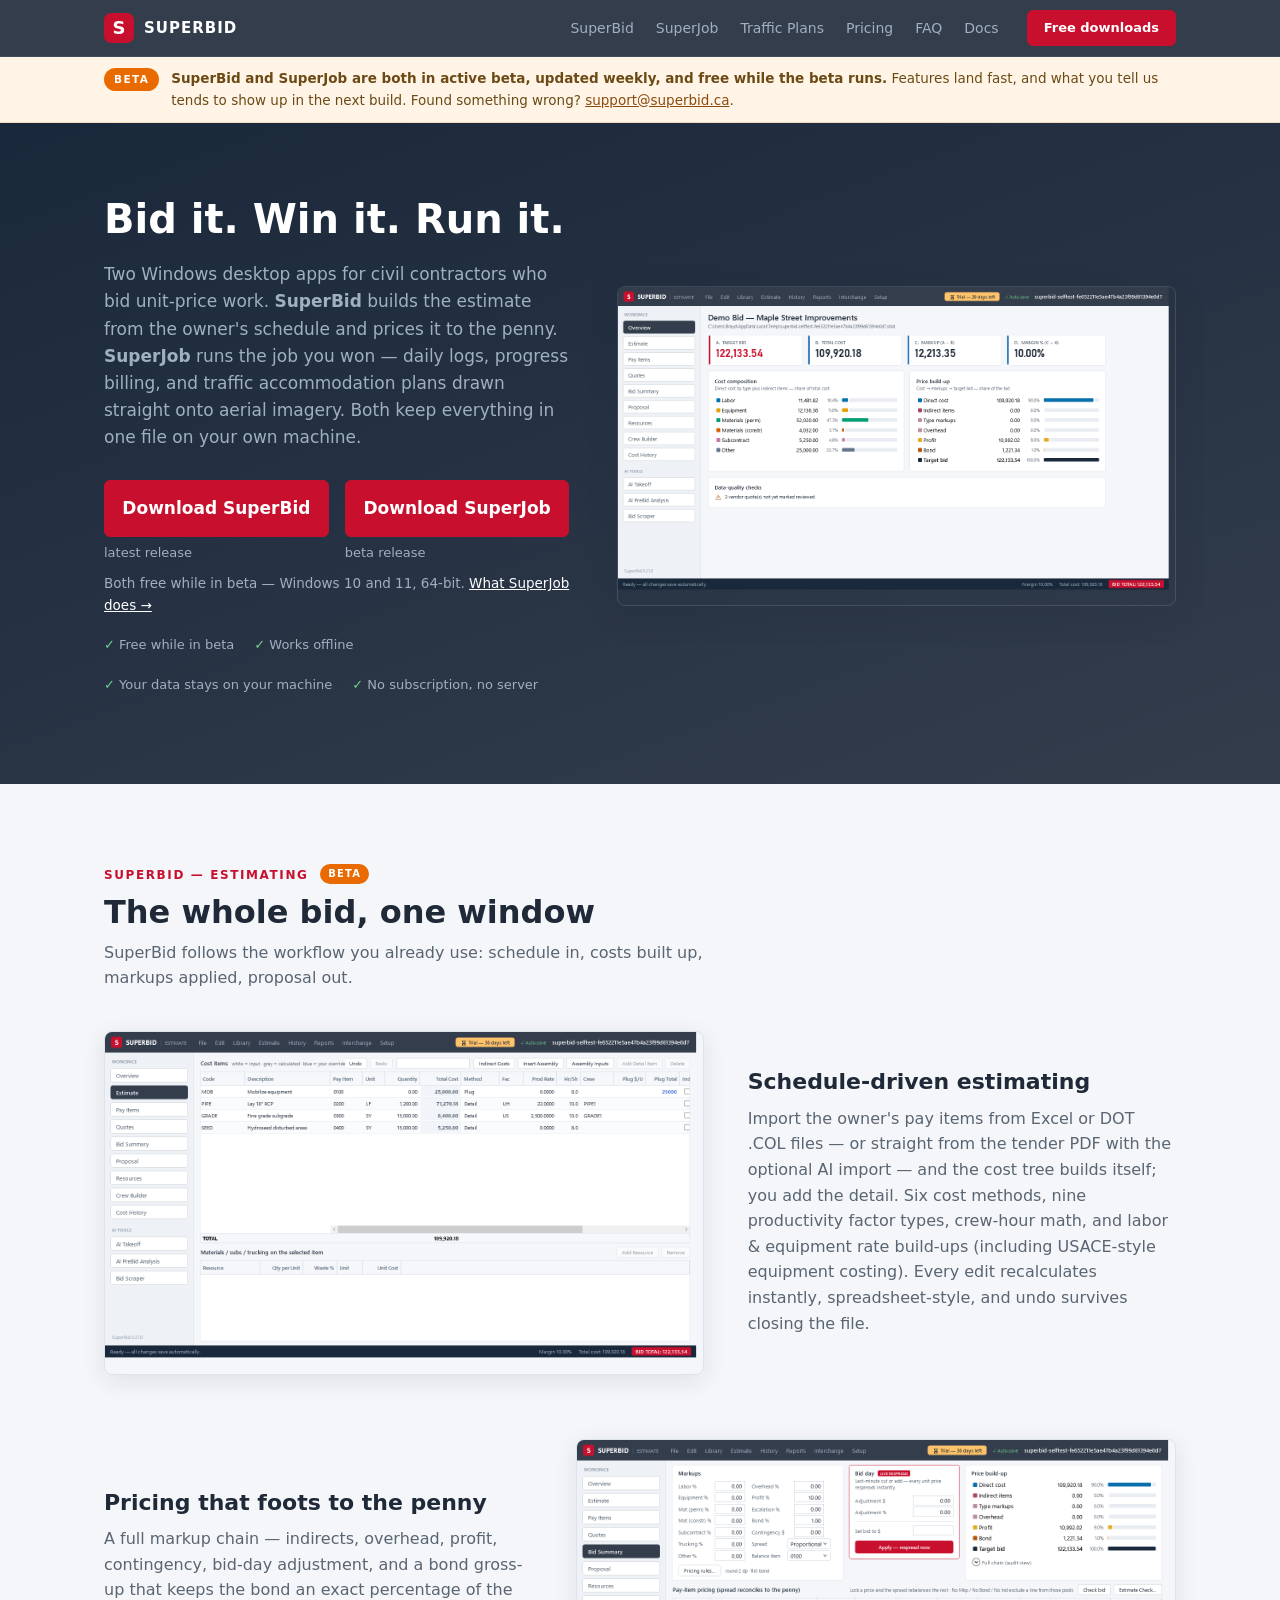
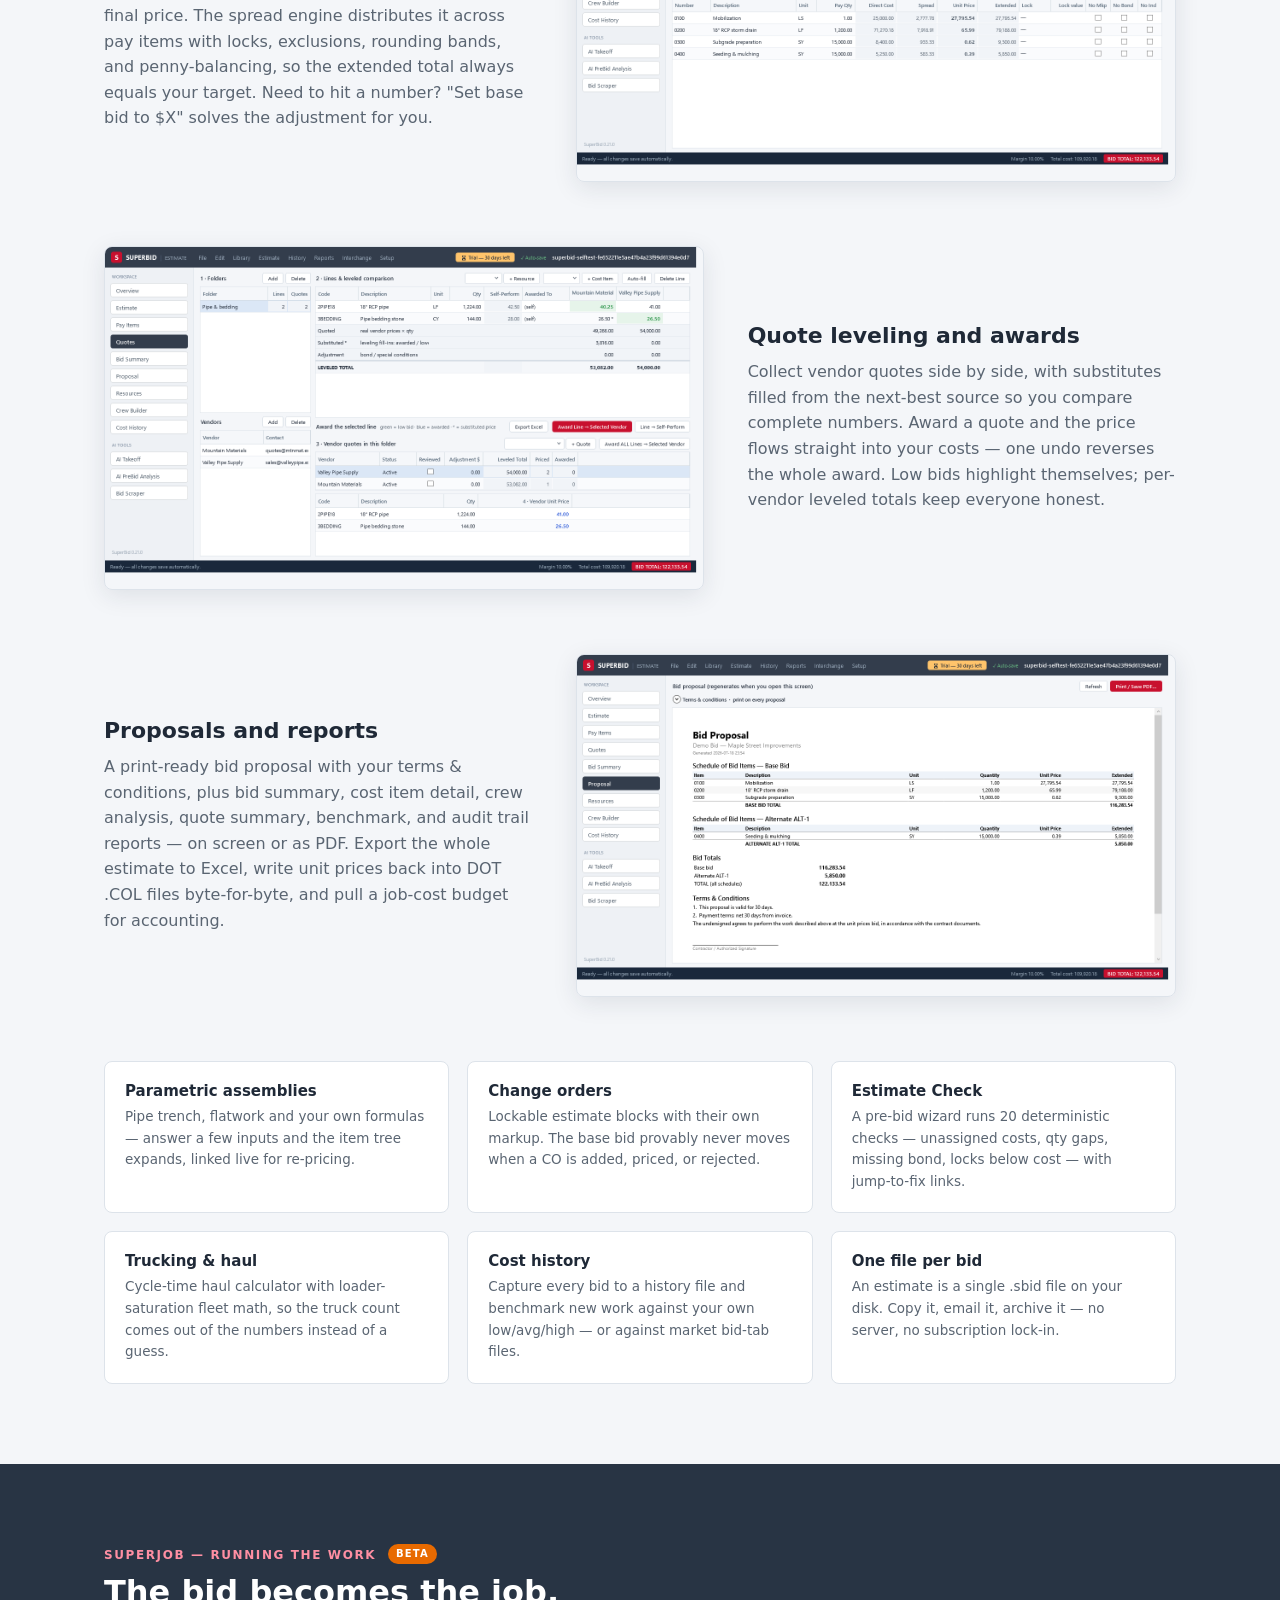
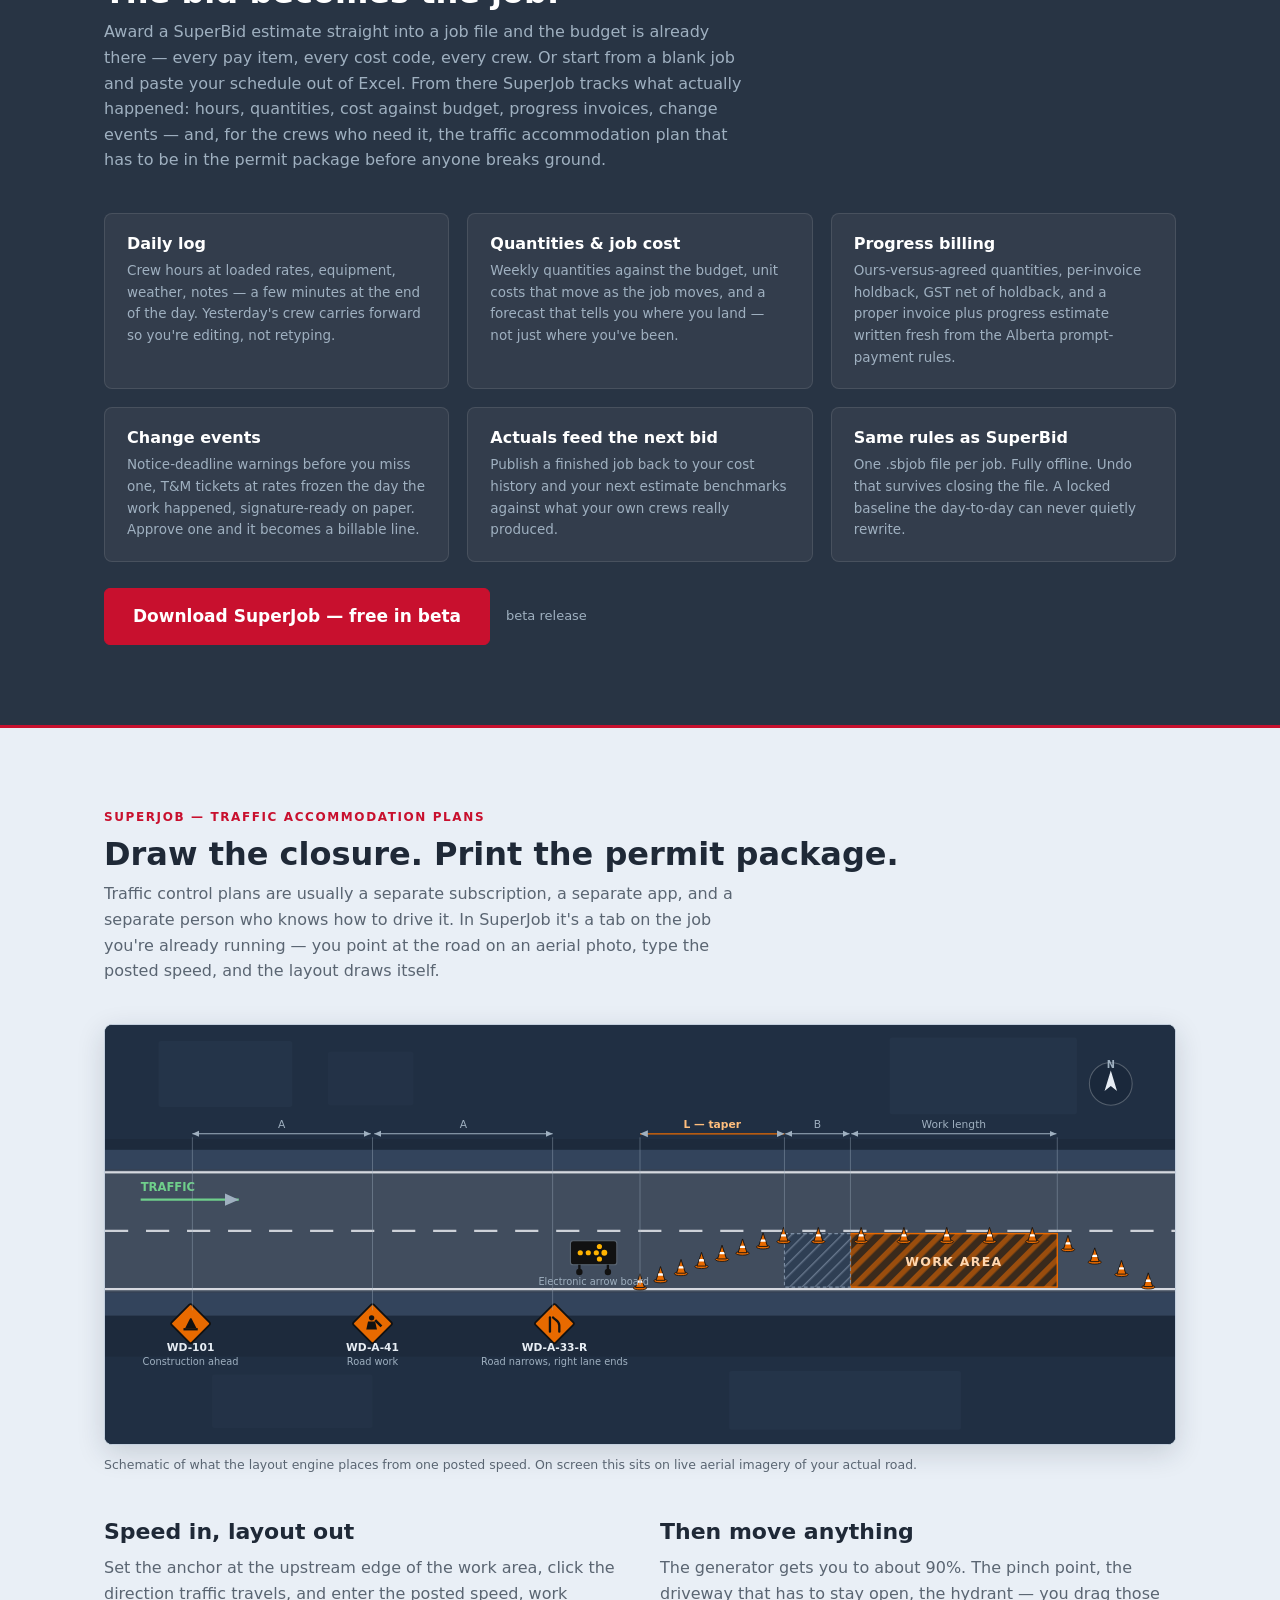
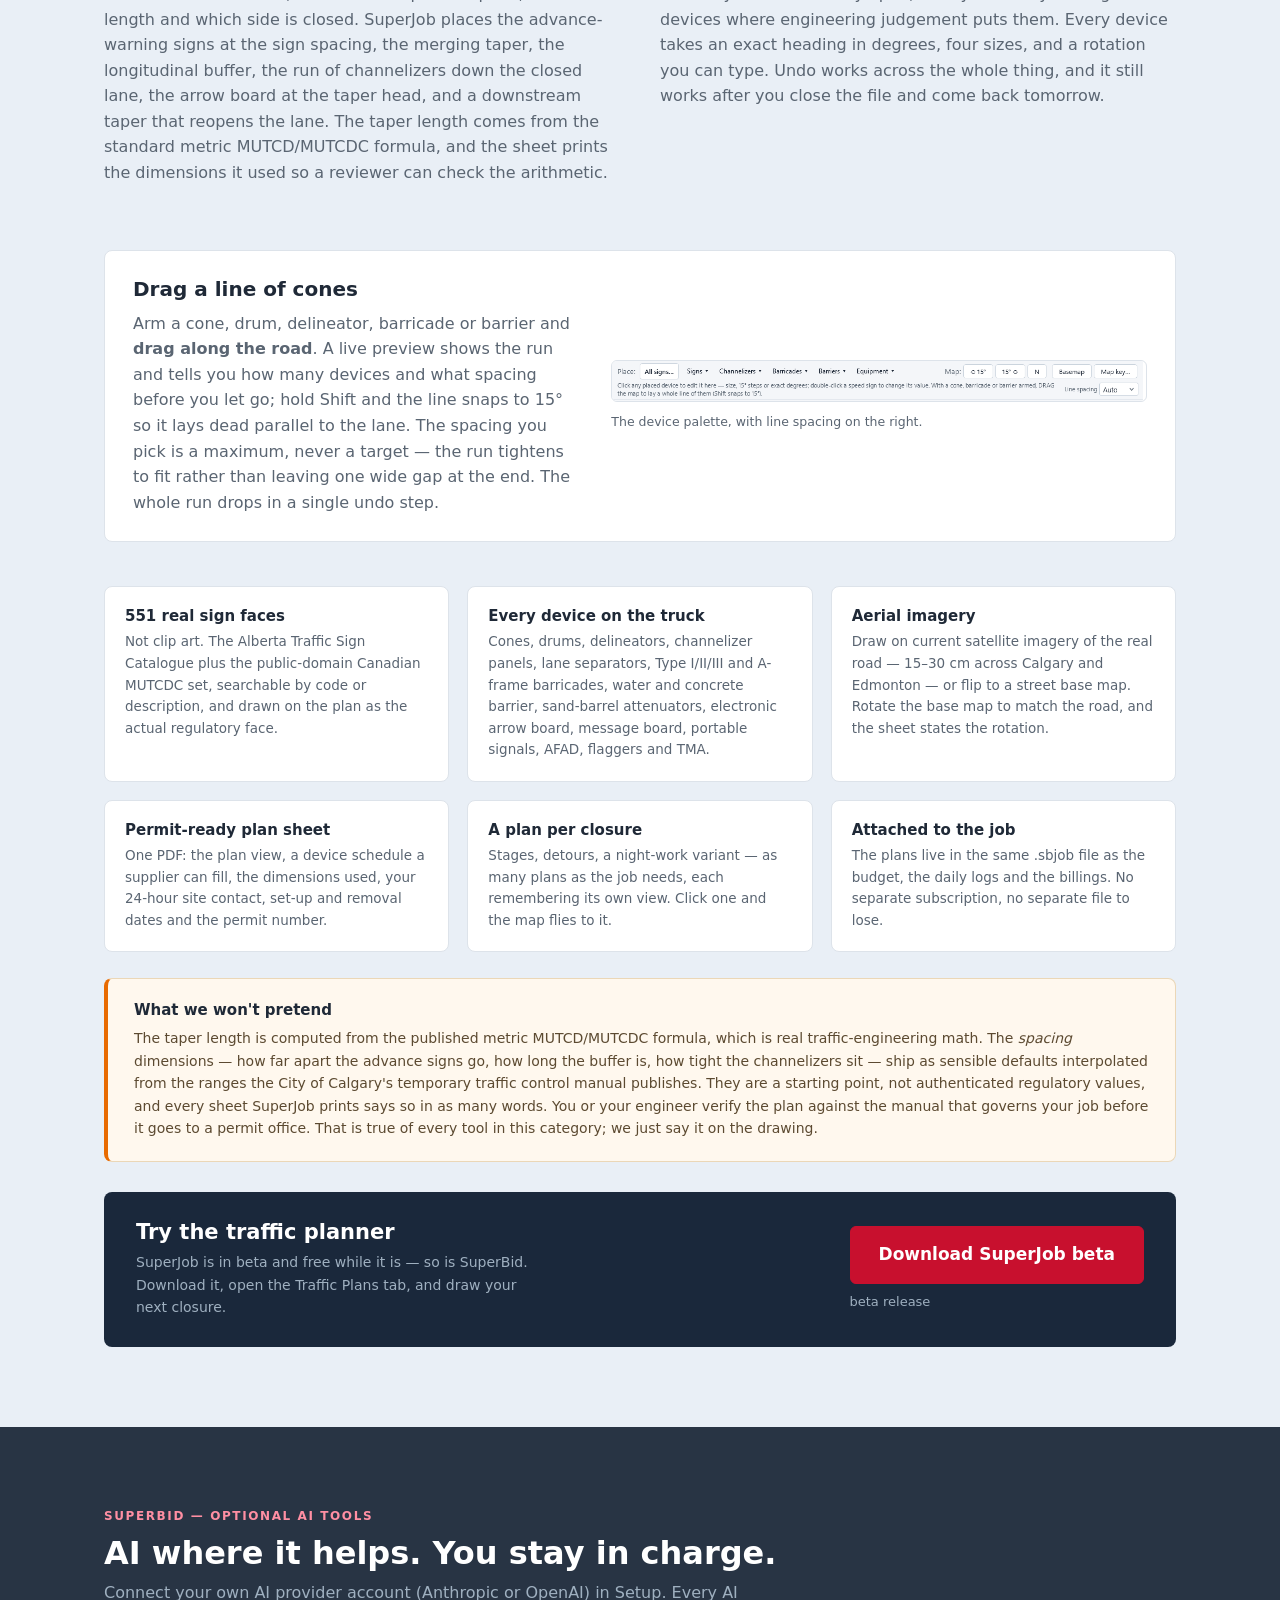
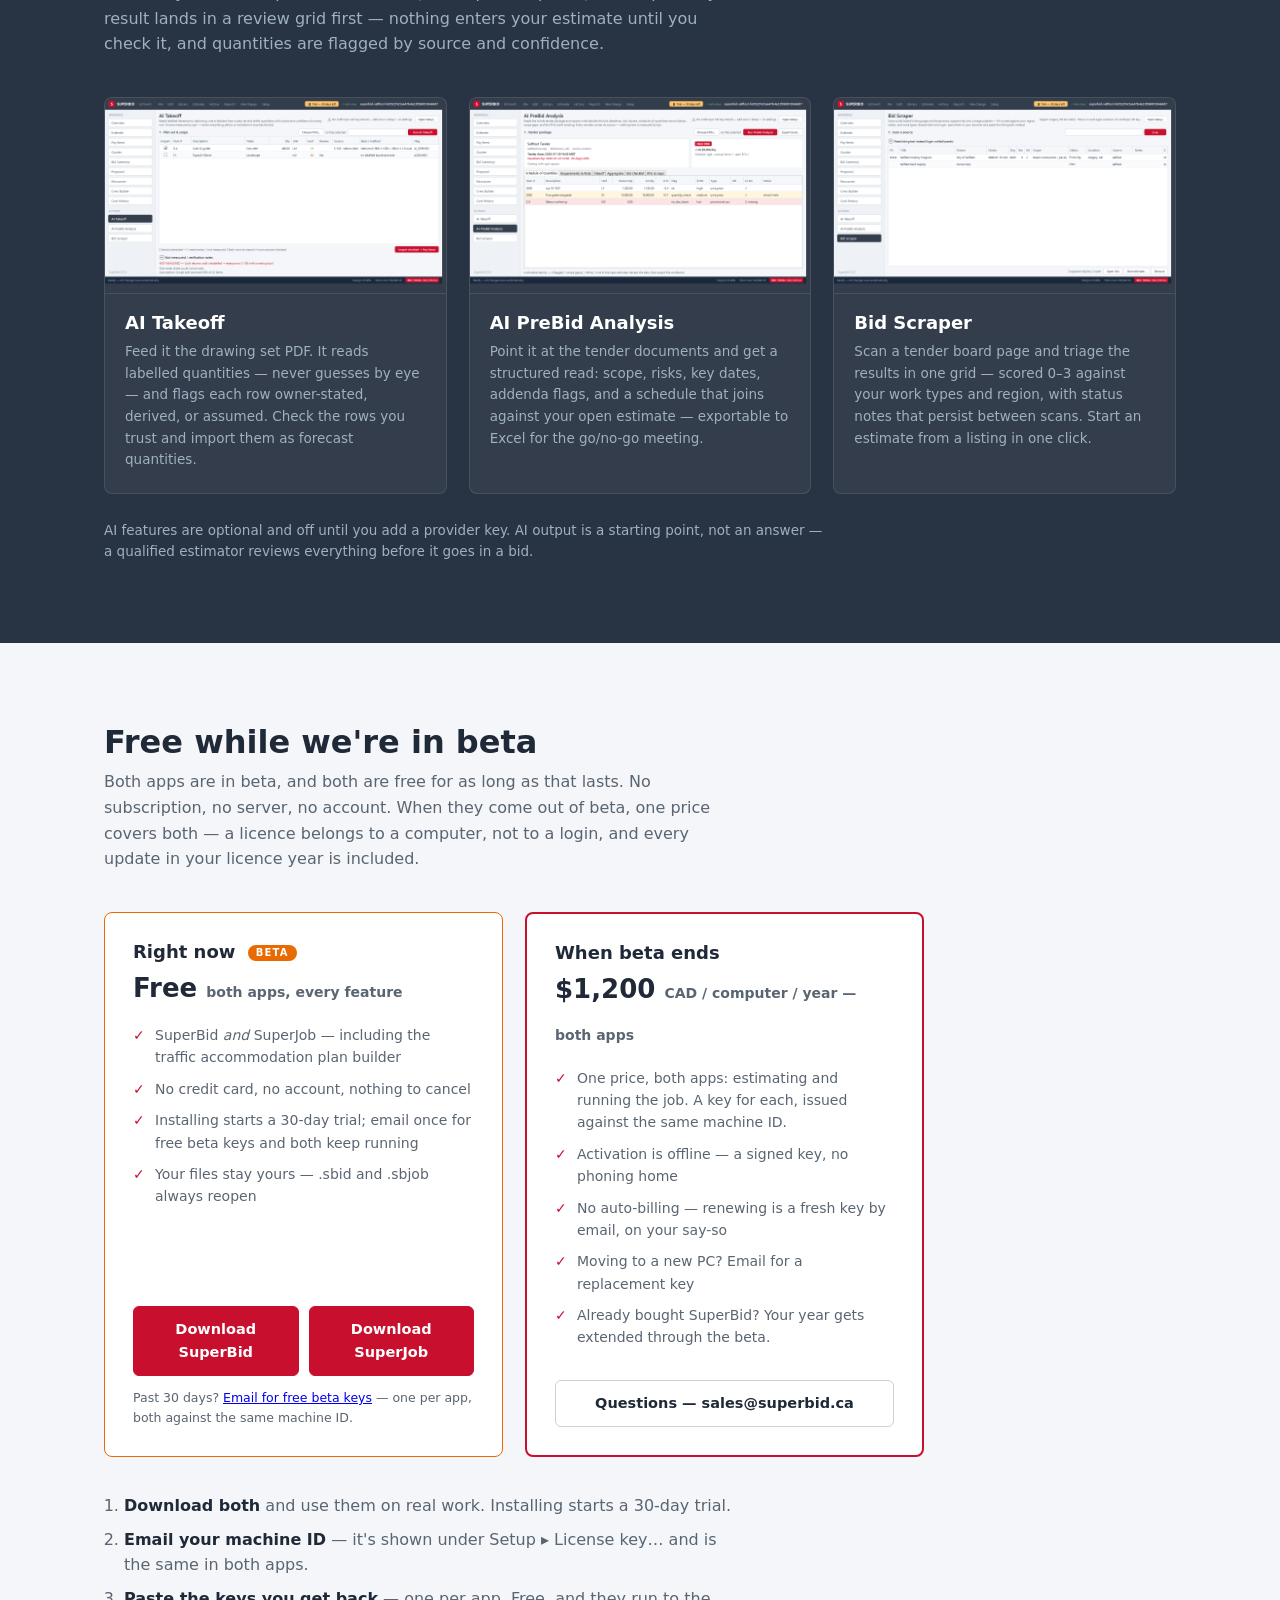
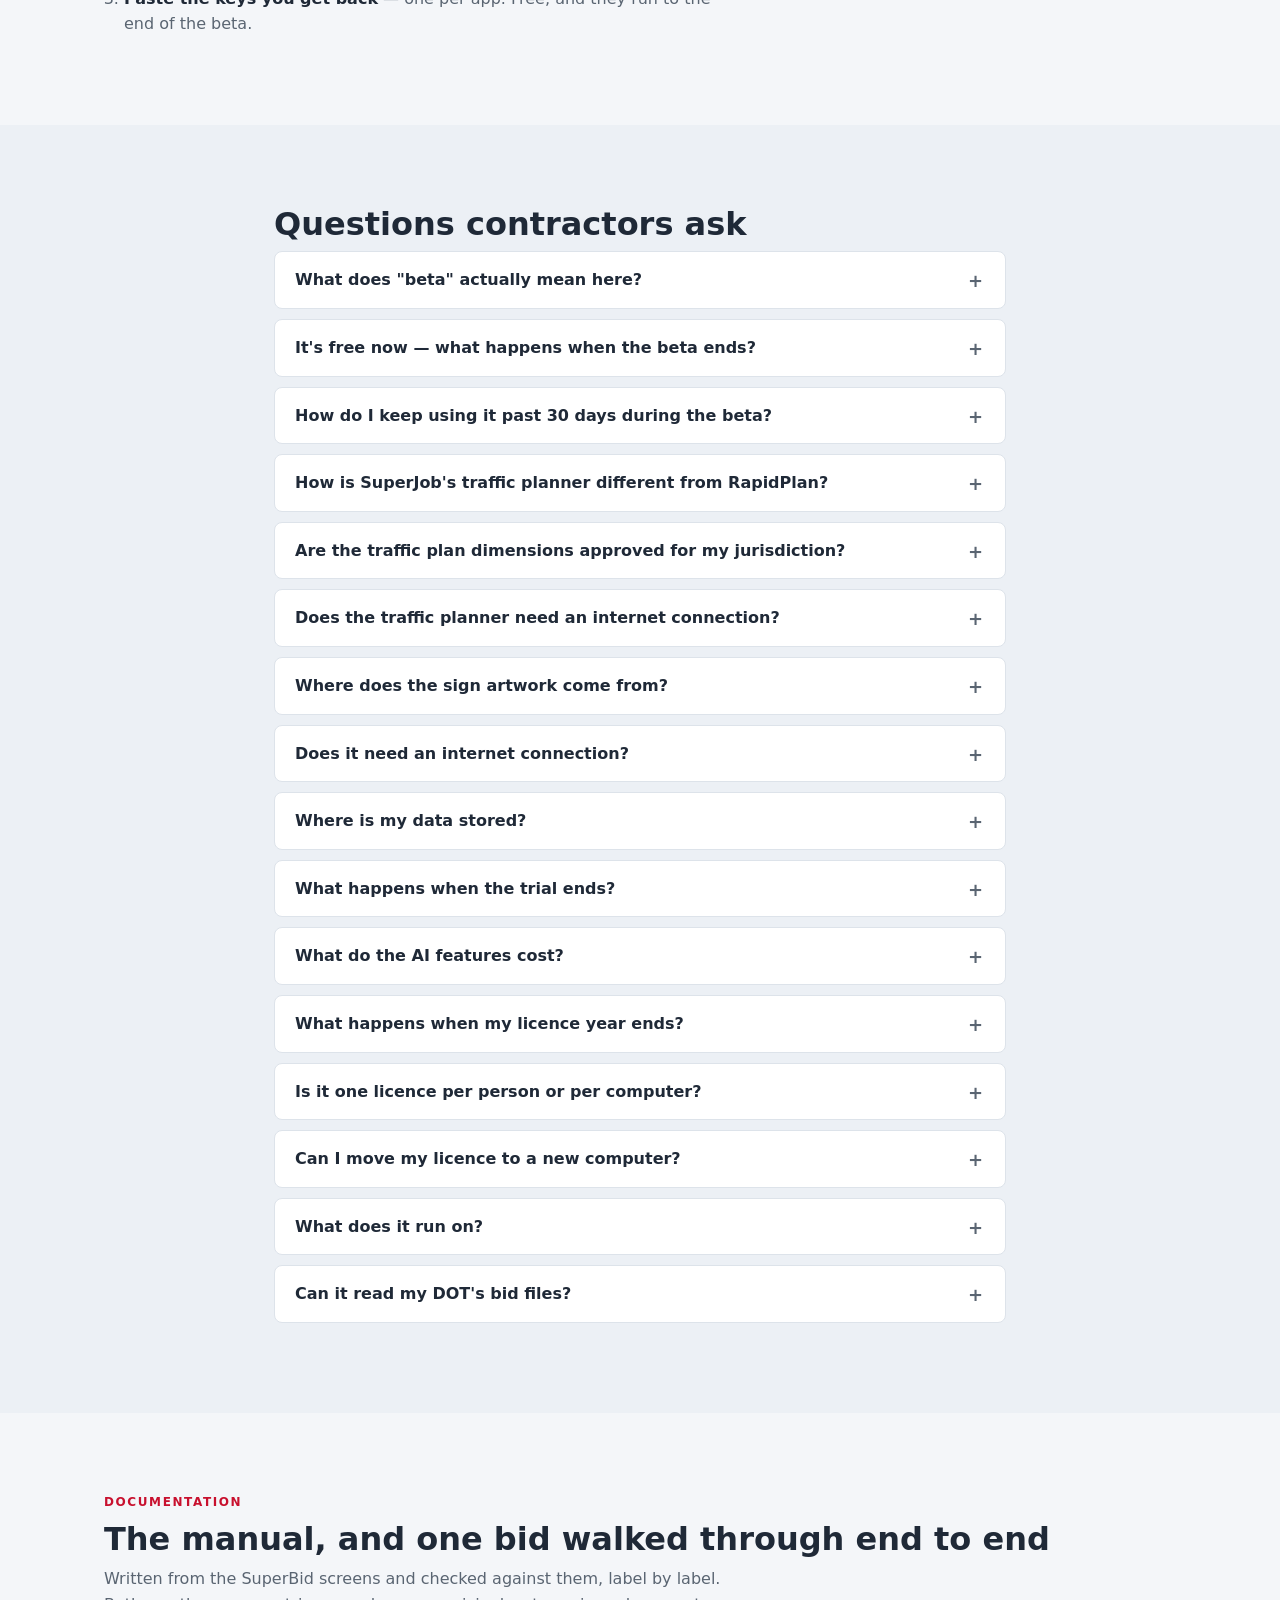
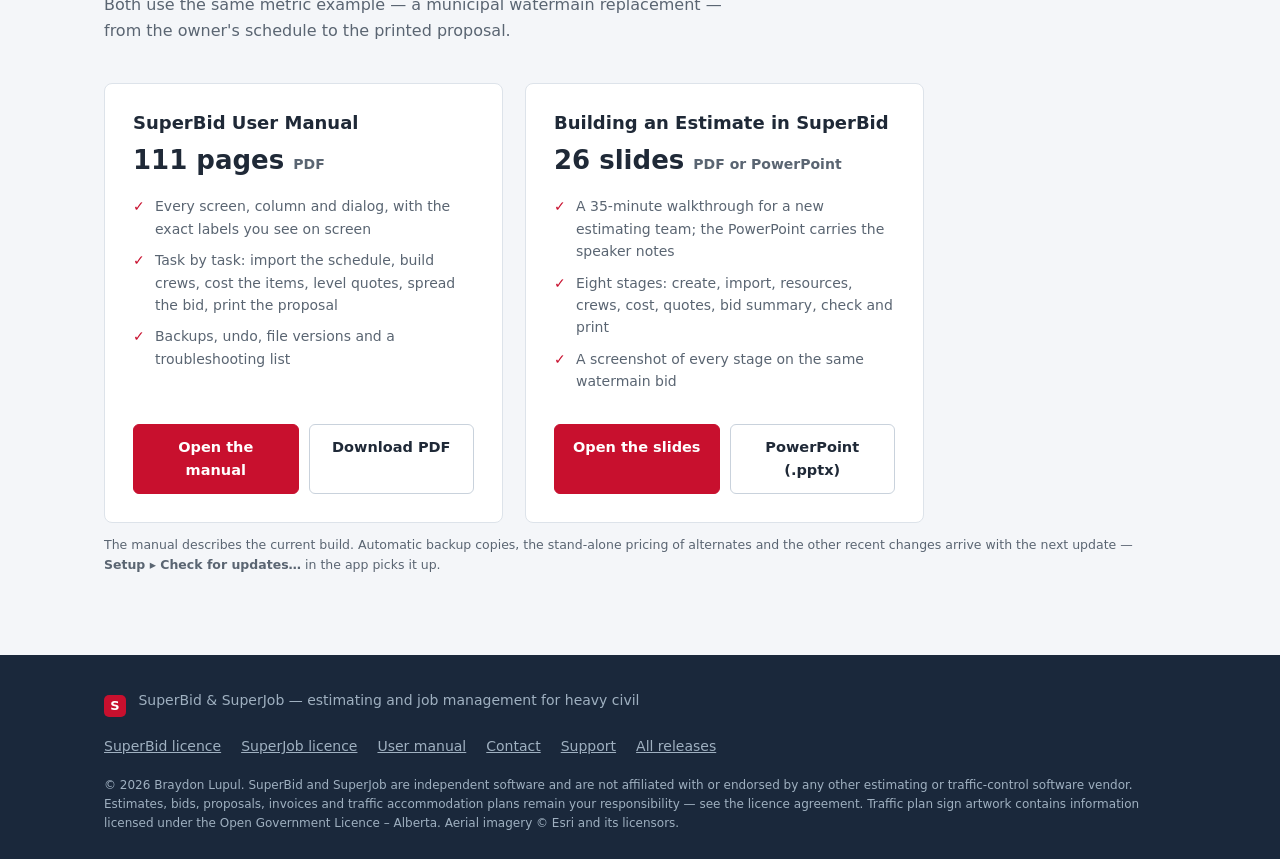
<file: index.html>
<!DOCTYPE html>
<html lang="en">
<head>
<meta charset="utf-8">
<meta name="viewport" content="width=device-width, initial-scale=1">
<title>SuperBid &amp; SuperJob — Estimating and Job Management for Heavy Civil</title>
<meta name="description" content="Two Windows desktop apps for heavy-civil contractors. SuperBid: schedule-driven estimating, quote leveling, bid pricing to the penny. SuperJob: run the job you won — daily logs, progress billing, and a traffic accommodation plan builder that draws over aerial imagery and exports a permit-ready plan sheet. Both apps are in active beta, updated weekly, and free while the beta runs — $1,200 CAD per computer per year for the pair afterwards.">
<meta property="og:title" content="SuperBid &amp; SuperJob — Estimating and Job Management for Heavy Civil">
<meta property="og:description" content="Bid it with SuperBid, run it with SuperJob — including traffic accommodation plans drawn over aerial imagery and exported as a permit-ready plan sheet. Both in active beta, updated weekly, and free while the beta runs.">
<meta property="og:type" content="website">
<meta property="og:url" content="https://superbid.ca/">
<meta property="og:image" content="https://superbid.ca/assets/overview.png">
<meta name="twitter:card" content="summary_large_image">
<link rel="canonical" href="https://superbid.ca/">
<link rel="icon" href="assets/favicon.ico">
<link rel="stylesheet" href="styles.css?v=3">
</head>
<body>

<header class="topbar">
  <div class="container topbar-inner">
    <a class="brand" href="#top" aria-label="SuperBid home">
      <span class="brand-mark" aria-hidden="true">S</span>
      <span class="brand-name">SUPERBID</span>
    </a>
    <nav class="topnav" aria-label="Main">
      <a href="#features">SuperBid</a>
      <a href="#superjob">SuperJob</a>
      <a href="#traffic">Traffic Plans</a>
      <a href="#pricing">Pricing</a>
      <a href="#faq">FAQ</a>
      <a href="#docs">Docs</a>
    </nav>
    <!-- Two products means the nav CTA can't be one product's download — it points
         at the section that offers both. -->
    <a class="btn btn-red btn-small" href="#pricing">Free downloads</a>
  </div>
</header>

<div class="beta-strip">
  <div class="container beta-strip-inner">
    <span class="beta-pill">Beta</span>
    <p><strong>SuperBid and SuperJob are both in active beta, updated weekly, and free
    while the beta runs.</strong> Features land fast, and what you tell us tends to show up in
    the next build. Found something wrong?
    <a href="mailto:support@superbid.ca?subject=Beta%20feedback">support@superbid.ca</a>.</p>
  </div>
</div>

<main id="top">

  <!-- ============ Hero ============ -->
  <section class="hero">
    <div class="container hero-inner">
      <div class="hero-copy">
        <h1>Bid it. Win it. Run it.</h1>
        <p class="hero-sub">Two Windows desktop apps for civil contractors who bid unit-price work.
        <strong>SuperBid</strong> builds the estimate from the owner's schedule and prices it to the penny.
        <strong>SuperJob</strong> runs the job you won — daily logs, progress billing, and traffic
        accommodation plans drawn straight onto aerial imagery. Both keep everything in one file
        on your own machine.</p>
        <!-- TWO products, so two download buttons. The static hrefs are real
             releases/latest URLs, so these work with JavaScript off; site.js only
             upgrades them to the direct .zip and stamps the version underneath. -->
        <div class="hero-actions">
          <div class="hero-dl">
            <a class="btn btn-red btn-big" href="https://github.com/lupulbraydon-ops/superbid-releases/releases/latest" data-download="superbid">
              Download SuperBid
            </a>
            <span class="hero-version" data-version="superbid">latest release</span>
          </div>
          <div class="hero-dl">
            <a class="btn btn-red btn-big" href="https://github.com/lupulbraydon-ops/superjob-releases/releases/latest" data-download="superjob">
              Download SuperJob
            </a>
            <span class="hero-version" data-version="superjob">beta release</span>
          </div>
        </div>
        <p class="hero-note">Both free while in beta — Windows 10 and 11, 64-bit.
        <a href="#superjob">What SuperJob does →</a></p>
        <ul class="trust-strip">
          <li>Free while in beta</li>
          <li>Works offline</li>
          <li>Your data stays on your machine</li>
          <li>No subscription, no server</li>
        </ul>
      </div>
      <figure class="hero-shot">
        <img src="assets/overview.png" alt="SuperBid Overview dashboard showing bid KPIs, cost composition and price build-up for an open estimate" width="1400" height="800" loading="eager">
      </figure>
    </div>
  </section>

  <!-- ============ SuperBid features ============ -->
  <section id="features" class="section">
    <div class="container">
      <span class="eyebrow">SuperBid — estimating <span class="tag-beta">Beta</span></span>
      <h2>The whole bid, one window</h2>
      <p class="section-sub">SuperBid follows the workflow you already use: schedule in, costs built up, markups applied, proposal out.</p>

      <div class="feature-row">
        <figure><img src="assets/estimate.png" alt="SuperBid Estimate screen: hierarchical cost item tree with crews, productivity factors and computed totals" loading="lazy" width="1400" height="800"></figure>
        <div class="feature-copy">
          <h3>Schedule-driven estimating</h3>
          <p>Import the owner's pay items from Excel or DOT .COL files — or straight from the tender PDF
          with the optional AI import — and the cost tree builds itself; you add the detail. Six cost methods, nine productivity factor types, crew-hour math,
          and labor &amp; equipment rate build-ups (including USACE-style equipment costing).
          Every edit recalculates instantly, spreadsheet-style, and undo survives closing the file.</p>
        </div>
      </div>

      <div class="feature-row reverse">
        <figure><img src="assets/bidsummary.png" alt="SuperBid Bid Summary screen: markup chain, bond and profit settings, price spread across pay items" loading="lazy" width="1400" height="800"></figure>
        <div class="feature-copy">
          <h3>Pricing that foots to the penny</h3>
          <p>A full markup chain — indirects, overhead, profit, contingency, bid-day adjustment, and a
          bond gross-up that keeps the bond an exact percentage of the final price. The spread engine
          distributes it across pay items with locks, exclusions, rounding bands, and penny-balancing,
          so the extended total always equals your target. Need to hit a number? "Set base bid to $X" solves
          the adjustment for you.</p>
        </div>
      </div>

      <div class="feature-row">
        <figure><img src="assets/quotes.png" alt="SuperBid Quotes screen: vendor quote comparison grid with low-bid highlighting and awarded vendor" loading="lazy" width="1400" height="800"></figure>
        <div class="feature-copy">
          <h3>Quote leveling and awards</h3>
          <p>Collect vendor quotes side by side, with substitutes filled from the next-best source so you
          compare complete numbers. Award a quote and the price flows straight into your costs —
          one undo reverses the whole award. Low bids highlight themselves; per-vendor leveled totals
          keep everyone honest.</p>
        </div>
      </div>

      <div class="feature-row reverse">
        <figure><img src="assets/proposal.png" alt="SuperBid Proposal screen: inline print preview of the bid proposal with numbered terms and conditions" loading="lazy" width="1400" height="800"></figure>
        <div class="feature-copy">
          <h3>Proposals and reports</h3>
          <p>A print-ready bid proposal with your terms &amp; conditions, plus bid summary, cost item detail,
          crew analysis, quote summary, benchmark, and audit trail reports — on screen or as PDF.
          Export the whole estimate to Excel, write unit prices back into DOT .COL files byte-for-byte,
          and pull a job-cost budget for accounting.</p>
        </div>
      </div>

      <div class="capability-grid">
        <div class="cap"><h4>Parametric assemblies</h4><p>Pipe trench, flatwork and your own formulas — answer a few inputs and the item tree expands, linked live for re-pricing.</p></div>
        <div class="cap"><h4>Change orders</h4><p>Lockable estimate blocks with their own markup. The base bid provably never moves when a CO is added, priced, or rejected.</p></div>
        <div class="cap"><h4>Estimate Check</h4><p>A pre-bid wizard runs 20 deterministic checks — unassigned costs, qty gaps, missing bond, locks below cost — with jump-to-fix links.</p></div>
        <div class="cap"><h4>Trucking &amp; haul</h4><p>Cycle-time haul calculator with loader-saturation fleet math, so the truck count comes out of the numbers instead of a guess.</p></div>
        <div class="cap"><h4>Cost history</h4><p>Capture every bid to a history file and benchmark new work against your own low/avg/high — or against market bid-tab files.</p></div>
        <div class="cap"><h4>One file per bid</h4><p>An estimate is a single .sbid file on your disk. Copy it, email it, archive it — no server, no subscription lock-in.</p></div>
      </div>
    </div>
  </section>

  <!-- ============ SuperJob ============ -->
  <section id="superjob" class="section section-dark">
    <div class="container">
      <span class="eyebrow eyebrow-light">SuperJob — running the work <span class="tag-beta">Beta</span></span>
      <h2>The bid becomes the job.</h2>
      <p class="section-sub">Award a SuperBid estimate straight into a job file and the budget is already
      there — every pay item, every cost code, every crew. Or start from a blank job and paste your
      schedule out of Excel. From there SuperJob tracks what actually happened: hours, quantities,
      cost against budget, progress invoices, change events — and, for the crews who need it, the
      traffic accommodation plan that has to be in the permit package before anyone breaks ground.</p>

      <div class="sj-grid">
        <div class="sj-card">
          <h3>Daily log</h3>
          <p>Crew hours at loaded rates, equipment, weather, notes — a few minutes at the end of the day.
          Yesterday's crew carries forward so you're editing, not retyping.</p>
        </div>
        <div class="sj-card">
          <h3>Quantities &amp; job cost</h3>
          <p>Weekly quantities against the budget, unit costs that move as the job moves, and a forecast
          that tells you where you land — not just where you've been.</p>
        </div>
        <div class="sj-card">
          <h3>Progress billing</h3>
          <p>Ours-versus-agreed quantities, per-invoice holdback, GST net of holdback, and a proper
          invoice plus progress estimate written fresh from the Alberta prompt-payment rules.</p>
        </div>
        <div class="sj-card">
          <h3>Change events</h3>
          <p>Notice-deadline warnings before you miss one, T&amp;M tickets at rates frozen the day the
          work happened, signature-ready on paper. Approve one and it becomes a billable line.</p>
        </div>
        <div class="sj-card">
          <h3>Actuals feed the next bid</h3>
          <p>Publish a finished job back to your cost history and your next estimate benchmarks
          against what your own crews really produced.</p>
        </div>
        <div class="sj-card">
          <h3>Same rules as SuperBid</h3>
          <p>One .sbjob file per job. Fully offline. Undo that survives closing the file. A locked
          baseline the day-to-day can never quietly rewrite.</p>
        </div>
      </div>

      <div class="sj-cta">
        <a class="btn btn-red btn-big" href="https://github.com/lupulbraydon-ops/superjob-releases/releases/latest" data-download="superjob">
          Download SuperJob — free in beta
        </a>
        <span class="hero-version" data-version="superjob">beta release</span>
      </div>
    </div>
  </section>

  <!-- ============ Traffic plans — the headline ============ -->
  <section id="traffic" class="section section-traffic">
    <div class="container">
      <span class="eyebrow">SuperJob — traffic accommodation plans</span>
      <h2>Draw the closure. Print the permit package.</h2>
      <p class="section-sub">Traffic control plans are usually a separate subscription, a separate app,
      and a separate person who knows how to drive it. In SuperJob it's a tab on the job you're
      already running — you point at the road on an aerial photo, type the posted speed, and the
      layout draws itself.</p>

      <figure class="tap-figure">
        <img src="assets/tap-plan.svg" alt="Plan view of a lane closure: three advance-warning signs on the shoulder at the A spacing, an electronic arrow board, a merging taper of cones over length L, a buffer B, the hatched work area, and a downstream taper reopening the lane. Dimension lines mark A, L, B and the work length." width="1200" height="470" loading="lazy">
        <figcaption>Schematic of what the layout engine places from one posted speed. On screen this
        sits on live aerial imagery of your actual road.</figcaption>
      </figure>

      <div class="feature-row">
        <div class="feature-copy">
          <h3>Speed in, layout out</h3>
          <p>Set the anchor at the upstream edge of the work area, click the direction traffic travels,
          and enter the posted speed, work length and which side is closed. SuperJob places the
          advance-warning signs at the sign spacing, the merging taper, the longitudinal buffer, the
          run of channelizers down the closed lane, the arrow board at the taper head, and a downstream
          taper that reopens the lane. The taper length comes from the standard metric MUTCD/MUTCDC
          formula, and the sheet prints the dimensions it used so a reviewer can check the arithmetic.</p>
        </div>
        <div class="feature-copy">
          <h3>Then move anything</h3>
          <p>The generator gets you to about 90%. The pinch point, the driveway that has to stay open,
          the hydrant — you drag those devices where engineering judgement puts them. Every device
          takes an exact heading in degrees, four sizes, and a rotation you can type. Undo works
          across the whole thing, and it still works after you close the file and come back tomorrow.</p>
        </div>
      </div>

      <div class="tap-highlight">
        <div class="tap-highlight-copy">
          <h3>Drag a line of cones</h3>
          <p>Arm a cone, drum, delineator, barricade or barrier and <strong>drag along the road</strong>.
          A live preview shows the run and tells you how many devices and what spacing before you let
          go; hold Shift and the line snaps to 15° so it lays dead parallel to the lane. The spacing you
          pick is a maximum, never a target — the run tightens to fit rather than leaving one wide gap
          at the end. The whole run drops in a single undo step.</p>
        </div>
        <figure>
          <img src="assets/superjob-palette.png" alt="The SuperJob traffic-plan toolbar: All signs, and pull-down menus for Signs, Channelizers, Barricades, Barriers and Equipment, with base-map rotation controls and a line-spacing selector" width="982" height="74" loading="lazy">
          <figcaption>The device palette, with line spacing on the right.</figcaption>
        </figure>
      </div>

      <div class="capability-grid">
        <div class="cap"><h4>551 real sign faces</h4><p>Not clip art. The Alberta Traffic Sign Catalogue plus the public-domain Canadian MUTCDC set, searchable by code or description, and drawn on the plan as the actual regulatory face.</p></div>
        <div class="cap"><h4>Every device on the truck</h4><p>Cones, drums, delineators, channelizer panels, lane separators, Type I/II/III and A-frame barricades, water and concrete barrier, sand-barrel attenuators, electronic arrow board, message board, portable signals, AFAD, flaggers and TMA.</p></div>
        <div class="cap"><h4>Aerial imagery</h4><p>Draw on current satellite imagery of the real road — 15–30 cm across Calgary and Edmonton — or flip to a street base map. Rotate the base map to match the road, and the sheet states the rotation.</p></div>
        <div class="cap"><h4>Permit-ready plan sheet</h4><p>One PDF: the plan view, a device schedule a supplier can fill, the dimensions used, your 24-hour site contact, set-up and removal dates and the permit number.</p></div>
        <div class="cap"><h4>A plan per closure</h4><p>Stages, detours, a night-work variant — as many plans as the job needs, each remembering its own view. Click one and the map flies to it.</p></div>
        <div class="cap"><h4>Attached to the job</h4><p>The plans live in the same .sbjob file as the budget, the daily logs and the billings. No separate subscription, no separate file to lose.</p></div>
      </div>

      <div class="honest-note">
        <h4>What we won't pretend</h4>
        <p>The taper length is computed from the published metric MUTCD/MUTCDC formula, which is real
        traffic-engineering math. The <em>spacing</em> dimensions — how far apart the advance signs go,
        how long the buffer is, how tight the channelizers sit — ship as sensible defaults interpolated
        from the ranges the City of Calgary's temporary traffic control manual publishes. They are a
        starting point, not authenticated regulatory values, and every sheet SuperJob prints says so in
        as many words. You or your engineer verify the plan against the manual that governs your job
        before it goes to a permit office. That is true of every tool in this category; we just say it
        on the drawing.</p>
      </div>

      <div class="tap-cta">
        <div>
          <h3>Try the traffic planner</h3>
          <p>SuperJob is in beta and free while it is — so is SuperBid. Download it, open the
          Traffic Plans tab, and draw your next closure.</p>
        </div>
        <div class="tap-cta-actions">
          <a class="btn btn-red btn-big" data-download="superjob"
             href="https://github.com/lupulbraydon-ops/superjob-releases/releases/latest">Download SuperJob beta</a>
          <span class="hero-version" data-version="superjob">beta release</span>
        </div>
      </div>
    </div>
  </section>

  <!-- ============ AI ============ -->
  <section id="ai" class="section section-dark">
    <div class="container">
      <span class="eyebrow eyebrow-light">SuperBid — optional AI tools</span>
      <h2>AI where it helps. You stay in charge.</h2>
      <p class="section-sub">Connect your own AI provider account (Anthropic or OpenAI) in Setup. Every AI result lands in a
      review grid first — nothing enters your estimate until you check it, and quantities are flagged
      by source and confidence.</p>
      <div class="ai-grid">
        <figure class="ai-card">
          <img src="assets/aitakeoff.png" alt="SuperBid AI Takeoff screen: quantities transcribed from PDF drawings in a review grid with confidence colouring" loading="lazy" width="1400" height="800">
          <figcaption><h3>AI Takeoff</h3>
          <p>Feed it the drawing set PDF. It reads labelled quantities — never guesses by eye — and flags
          each row owner-stated, derived, or assumed. Check the rows you trust and import them as
          forecast quantities.</p></figcaption>
        </figure>
        <figure class="ai-card">
          <img src="assets/prebid.png" alt="SuperBid AI PreBid screen: tender analysis summary cards with risk rating and schedule join" loading="lazy" width="1400" height="800">
          <figcaption><h3>AI PreBid Analysis</h3>
          <p>Point it at the tender documents and get a structured read: scope, risks, key dates,
          addenda flags, and a schedule that joins against your open estimate — exportable to Excel
          for the go/no-go meeting.</p></figcaption>
        </figure>
        <figure class="ai-card">
          <img src="assets/scraper.png" alt="SuperBid Bid Scraper screen: scanned tender listings scored by fit with triage status column" loading="lazy" width="1400" height="800">
          <figcaption><h3>Bid Scraper</h3>
          <p>Scan a tender board page and triage the results in one grid — scored 0–3 against your work
          types and region, with status notes that persist between scans. Start an estimate from a
          listing in one click.</p></figcaption>
        </figure>
      </div>
      <p class="ai-note">AI features are optional and off until you add a provider key. AI output is a starting point,
      not an answer — a qualified estimator reviews everything before it goes in a bid.</p>
    </div>
  </section>

  <!-- ============ Pricing ============ -->
  <section id="pricing" class="section">
    <div class="container">
      <h2>Free while we're in beta</h2>
      <p class="section-sub">Both apps are in beta, and both are free for as long as that lasts.
      No subscription, no server, no account. When they come out of beta, one price covers
      both — a licence belongs to a computer, not to a login, and every update in your
      licence year is included.</p>
      <div class="pricing-grid">
        <div class="price-card price-card-beta">
          <h3>Right now <span class="tag-beta">Beta</span></h3>
          <p class="price-line">Free <span class="price-per">both apps, every feature</span></p>
          <ul>
            <li>SuperBid <em>and</em> SuperJob — including the traffic accommodation plan builder</li>
            <li>No credit card, no account, nothing to cancel</li>
            <li>Installing starts a 30-day trial; email once for free beta keys and both keep running</li>
            <li>Your files stay yours — .sbid and .sbjob always reopen</li>
          </ul>
          <div class="price-card-actions">
            <a class="btn btn-red" href="https://github.com/lupulbraydon-ops/superbid-releases/releases/latest" data-download="superbid">Download SuperBid</a>
            <a class="btn btn-red" href="https://github.com/lupulbraydon-ops/superjob-releases/releases/latest" data-download="superjob">Download SuperJob</a>
          </div>
          <p class="price-note">Past 30 days? <a href="mailto:sales@superbid.ca?subject=Beta%20licence%20key">Email for free beta keys</a> — one per app, both against the same machine ID.</p>
        </div>
        <div class="price-card price-card-main">
          <h3>When beta ends</h3>
          <p class="price-line">$1,200 <span class="price-per">CAD / computer / year — both apps</span></p>
          <ul>
            <li>One price, both apps: estimating and running the job. A key for each, issued against the same machine ID.</li>
            <li>Activation is offline — a signed key, no phoning home</li>
            <li>No auto-billing — renewing is a fresh key by email, on your say-so</li>
            <li>Moving to a new PC? Email for a replacement key</li>
            <li>Already bought SuperBid? Your year gets extended through the beta.</li>
          </ul>
          <a class="btn btn-outline" href="mailto:sales@superbid.ca?subject=SuperBid%20%2B%20SuperJob%20pricing">Questions — sales@superbid.ca</a>
        </div>
      </div>
      <ol class="buy-steps">
        <li><strong>Download both</strong> and use them on real work. Installing starts a 30-day trial.</li>
        <li><strong>Email your machine ID</strong> — it's shown under Setup ▸ License key… and is the same in both apps.</li>
        <li><strong>Paste the keys you get back</strong> — one per app. Free, and they run to the end of the beta.</li>
      </ol>
    </div>
  </section>

  <!-- ============ FAQ ============ -->
  <section id="faq" class="section section-alt">
    <div class="container container-narrow">
      <h2>Questions contractors ask</h2>

      <details>
        <summary>What does "beta" actually mean here?</summary>
        <p>Both apps are in daily use on real work and ship a new build most weeks. Beta means features
        are still landing fast and your feedback genuinely changes the next release — not that the
        software is a toy. Both are free while the beta runs. Keep backups of anything you'd hate to
        redo, the same as you would with any tool this new, and tell us when something's wrong.</p>
      </details>

      <details>
        <summary>It's free now — what happens when the beta ends?</summary>
        <p>One price covers both apps: <strong>$1,200 CAD per computer per year</strong> for SuperBid
        and SuperJob together (they take a key each, issued against the same machine ID). Nothing is auto-billed and nothing switches off without warning — when
        the beta ends you'll be asked whether you want a licence, and if you don't, your .sbid and
        .sbjob files are still your files. If you already bought a SuperBid licence, your year is
        extended through the beta; email <a href="mailto:sales@superbid.ca">sales@superbid.ca</a>.</p>
      </details>

      <details>
        <summary>How do I keep using it past 30 days during the beta?</summary>
        <p>Installing either app starts a 30-day trial. Email
        <a href="mailto:sales@superbid.ca?subject=Beta%20licence%20key">sales@superbid.ca</a> with the
        machine ID shown under Setup ▸ License key… and you'll get free beta keys for that computer.
        It costs nothing and there's nothing to cancel — it just means we know who's testing, so we can
        tell you when something changes.</p>
      </details>

      <details>
        <summary>How is SuperJob's traffic planner different from RapidPlan?</summary>
        <p>Two honest differences. First, it's not a separate purchase or a separate app — the plan
        lives in the job file next to the budget, the daily logs and the billings. Second, it's
        deliberately narrower: SuperJob covers the closure types a civil contractor draws over and
        over (lane closure, shoulder closure, lane shift, detour), rather than every scenario in the
        book. If you draw traffic plans all day for a living, a dedicated package will still do more.
        If you draw them because the permit needs one, this is meant to save you the subscription.</p>
      </details>

      <details>
        <summary>Are the traffic plan dimensions approved for my jurisdiction?</summary>
        <p>No, and no software's are. The taper length is the standard published metric MUTCD/MUTCDC
        formula. The sign spacings, buffer and device spacings ship as defaults interpolated from the
        ranges the City of Calgary's temporary traffic control manual publishes — a starting point you
        change to suit. Every plan sheet SuperJob prints carries a line telling the reviewer to verify
        it against the governing manual, and the sheet shows the dimensions used so they can. The plan
        is yours, and so is the sign-off.</p>
      </details>

      <details>
        <summary>Does the traffic planner need an internet connection?</summary>
        <p>The aerial base map does — it streams from Esri, and the first time you open the map it also
        pulls the map library. Everything else about a plan works in a job trailer with no signal:
        placing devices, editing them, the device schedule, and printing the plan sheet from the last
        map view you captured. The rest of SuperJob is fully offline.</p>
      </details>

      <details>
        <summary>Where does the sign artwork come from?</summary>
        <p>The Alberta Traffic Sign Catalogue, published as open data by the Government of Alberta, plus
        the public-domain Canadian MUTCDC and BC temporary sign sets. They're the real regulatory faces
        as vector art, not redrawn approximations, and every plan sheet carries the licence attribution
        the open data licence asks for.</p>
      </details>

      <details>
        <summary>Does it need an internet connection?</summary>
        <p>SuperBid: no. Estimating, pricing, quotes, and reports are fully offline — job-trailer friendly.
        On launch the app checks the public release feed for a newer version (nothing about you or your
        estimates is sent, and downloads only happen when you click the update button). The optional AI
        tools and tender-board scans use the internet when you run them. SuperJob is the same, except
        for the traffic-plan base map noted above.</p>
      </details>

      <details>
        <summary>Where is my data stored?</summary>
        <p>On your disk. Each estimate is a single .sbid file and each job a single .sbjob file (open,
        self-contained database files); libraries and history are files too. There is no cloud account,
        and nothing you create is uploaded anywhere — unless you run the optional AI tools, which send
        only the documents you choose to your own AI provider account.</p>
      </details>

      <details>
        <summary>What happens when the trial ends?</summary>
        <p>The app asks for a licence key at startup — during the beta that key is free, see above.
        Your files are untouched, and they open again the moment a key is entered. Nothing is
        deleted, ever.</p>
      </details>

      <details>
        <summary>What do the AI features cost?</summary>
        <p>They run on your own AI provider account (Anthropic or OpenAI) using your API key, so you pay the
        provider directly for what you use — typically cents per document. Without a key, the AI screens
        simply stay off; everything else works.</p>
      </details>

      <details>
        <summary>What happens when my licence year ends?</summary>
        <p>The app tells you and asks for a new key — nothing is auto-billed and nothing is deleted.
        Email <a href="mailto:sales@superbid.ca">sales@superbid.ca</a>, get your renewal key, paste it,
        and keep working. If you choose not to renew, your files are still your files.</p>
      </details>

      <details>
        <summary>Is it one licence per person or per computer?</summary>
        <p>Per computer. A key is tied to a specific machine, which is what lets activation work
        offline with no account and no phoning home. If you work on a desktop and a job-site laptop,
        that's two licences — or email <a href="mailto:sales@superbid.ca">sales@superbid.ca</a> and
        ask; we'd rather sort it out than have you fighting the software.</p>
      </details>

      <details>
        <summary>Can I move my licence to a new computer?</summary>
        <p>Yes — licences are per-computer, so email your new machine ID to
        <a href="mailto:support@superbid.ca">support@superbid.ca</a> and you'll get a replacement key.</p>
      </details>

      <details>
        <summary>What does it run on?</summary>
        <p>Windows 10 or 11, 64-bit. Each app is a single self-contained download — no installer chain,
        no runtimes to hunt down. Unzip and run.</p>
      </details>

      <details>
        <summary>Can it read my DOT's bid files?</summary>
        <p>SuperBid round-trips fixed-column .COL proposal files (import the schedule, write your unit
        prices back into the same file byte-for-byte) and imports pay items from Excel; the optional AI
        import reads them from tender PDFs. For agencies using AASHTOWare .ebsx, convert to .COL in
        AASHTOWare first.</p>
      </details>
    </div>
  </section>

  <!-- ============ DOCUMENTATION ============ -->
  <!-- The PDFs live in docs/ beside this page (copied from the repo's docs/ folder,
       same bytes). Relative hrefs so the deployed copy on Pages and a local open both
       work; the PPTX is the editable original for anyone running the training. -->
  <section id="docs" class="section">
    <div class="container">
      <span class="eyebrow">Documentation</span>
      <h2>The manual, and one bid walked through end to end</h2>
      <p class="section-sub">Written from the SuperBid screens and checked against them, label by
      label. Both use the same metric example — a municipal watermain replacement — from the
      owner's schedule to the printed proposal.</p>
      <div class="pricing-grid">
        <div class="price-card">
          <h3>SuperBid User Manual</h3>
          <p class="price-line">111 pages <span class="price-per">PDF</span></p>
          <ul>
            <li>Every screen, column and dialog, with the exact labels you see on screen</li>
            <li>Task by task: import the schedule, build crews, cost the items, level quotes, spread the bid, print the proposal</li>
            <li>Backups, undo, file versions and a troubleshooting list</li>
          </ul>
          <div class="price-card-actions">
            <a class="btn btn-red" href="docs/SuperBid-User-Manual.pdf">Open the manual</a>
            <a class="btn btn-outline" href="docs/SuperBid-User-Manual.pdf" download>Download PDF</a>
          </div>
        </div>
        <div class="price-card">
          <h3>Building an Estimate in SuperBid</h3>
          <p class="price-line">26 slides <span class="price-per">PDF or PowerPoint</span></p>
          <ul>
            <li>A 35-minute walkthrough for a new estimating team; the PowerPoint carries the speaker notes</li>
            <li>Eight stages: create, import, resources, crews, cost, quotes, bid summary, check and print</li>
            <li>A screenshot of every stage on the same watermain bid</li>
          </ul>
          <div class="price-card-actions">
            <a class="btn btn-red" href="docs/Building-an-Estimate-in-SuperBid.pdf">Open the slides</a>
            <a class="btn btn-outline" href="docs/Building-an-Estimate-in-SuperBid.pptx" download>PowerPoint (.pptx)</a>
          </div>
        </div>
      </div>
      <p class="price-note">The manual describes the current build. Automatic backup copies, the
      stand-alone pricing of alternates and the other recent changes arrive with the next update —
      <strong>Setup ▸ Check for updates…</strong> in the app picks it up.</p>
    </div>
  </section>

</main>

<footer class="footer">
  <div class="container footer-inner">
    <div>
      <span class="brand-mark brand-mark-small" aria-hidden="true">S</span>
      <span>SuperBid &amp; SuperJob — estimating and job management for heavy civil</span>
    </div>
    <nav aria-label="Footer">
      <a href="eula.html">SuperBid licence</a>
      <a href="superjob-eula.html">SuperJob licence</a>
      <a href="docs/SuperBid-User-Manual.pdf">User manual</a>
      <a href="mailto:info@superbid.ca">Contact</a>
      <a href="mailto:support@superbid.ca">Support</a>
      <a href="https://github.com/lupulbraydon-ops/superbid-releases/releases" rel="noopener">All releases</a>
    </nav>
  </div>
  <div class="container footer-fine">
    <p>© 2026 Braydon Lupul. SuperBid and SuperJob are independent software and are not affiliated with or
    endorsed by any other estimating or traffic-control software vendor. Estimates, bids, proposals,
    invoices and traffic accommodation plans remain your responsibility — see the licence agreement.
    Traffic plan sign artwork contains information licensed under the Open Government Licence – Alberta.
    Aerial imagery © Esri and its licensors.</p>
  </div>
</footer>

<!-- ?v= is load-bearing, not decoration. The old site.js selected on the bare
     [data-download] attribute, so a returning visitor holding it in cache while
     getting this newer HTML would have every SuperJob button pointed at SuperBid's
     zip. Bump this whenever site.js changes. -->
<script src="site.js?v=3"></script>
</body>
</html>
</file>
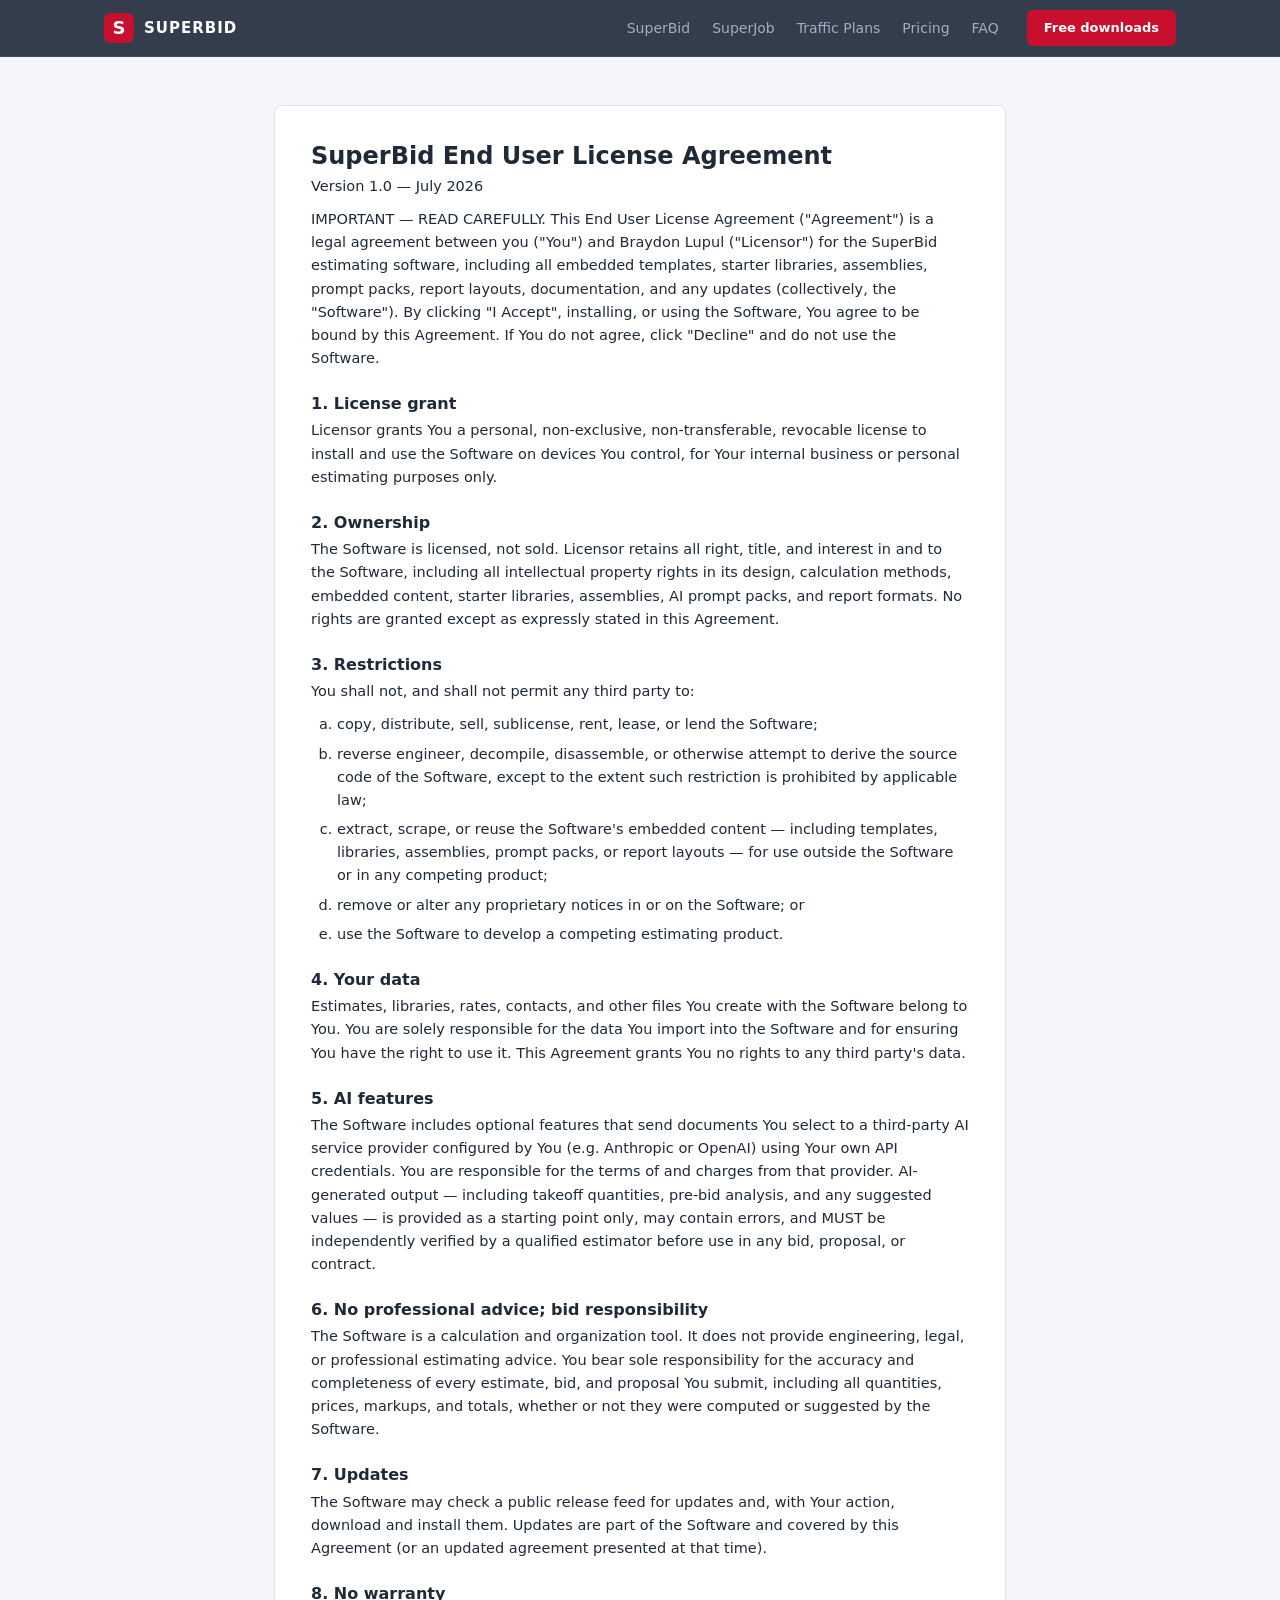
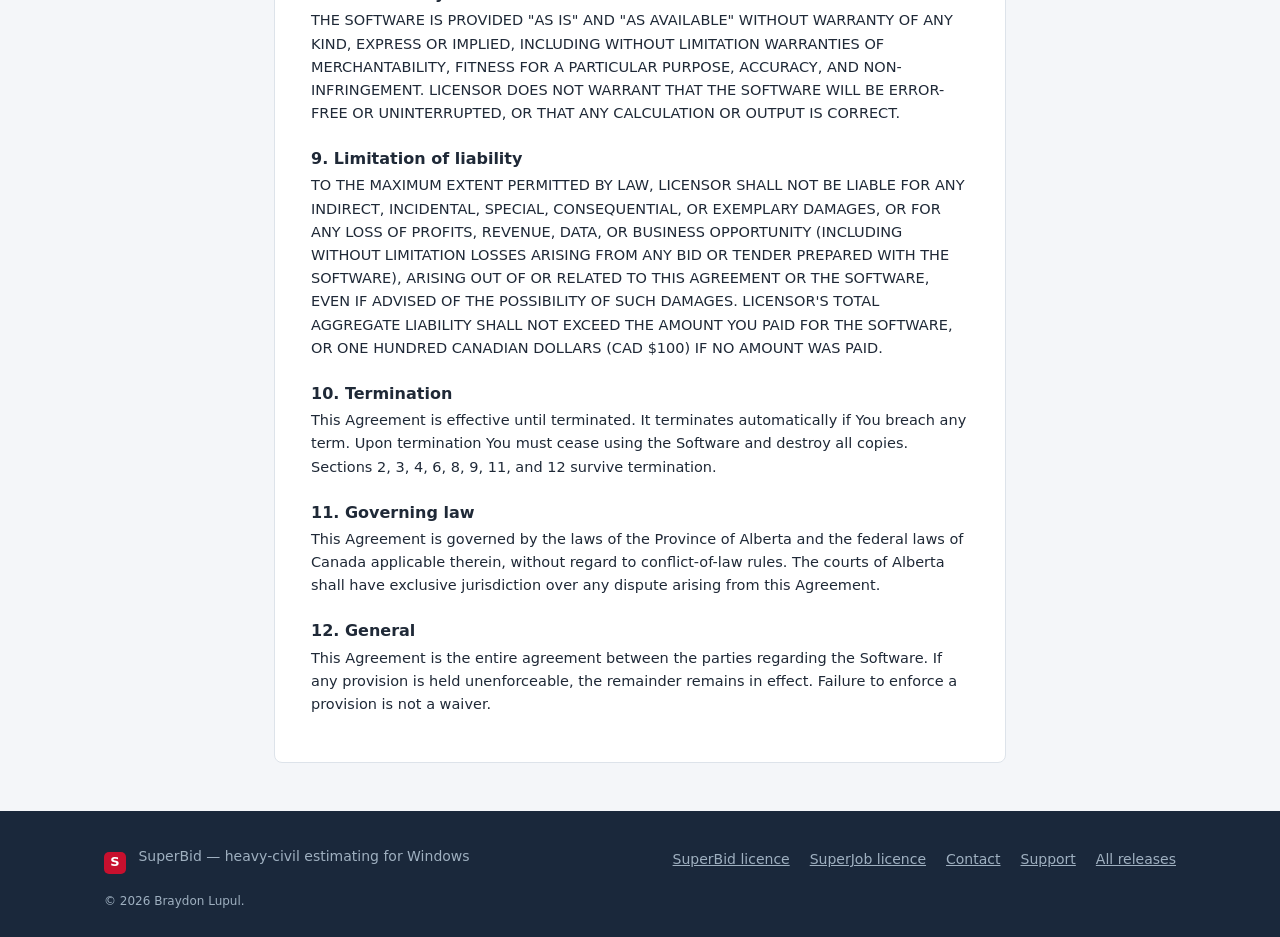
<file: eula.html>
<!DOCTYPE html>
<html lang="en">
<head>
<meta charset="utf-8">
<meta name="viewport" content="width=device-width, initial-scale=1">
<title>SuperBid — License Agreement</title>
<meta name="description" content="SuperBid end user license agreement.">
<link rel="icon" href="assets/favicon.ico">
<link rel="stylesheet" href="styles.css?v=3">
</head>
<body>

<header class="topbar">
  <div class="container topbar-inner">
    <a class="brand" href="index.html" aria-label="SuperBid home">
      <span class="brand-mark" aria-hidden="true">S</span>
      <span class="brand-name">SUPERBID</span>
    </a>
    <nav class="topnav" aria-label="Main">
      <a href="index.html#features">SuperBid</a>
      <a href="index.html#superjob">SuperJob</a>
      <a href="index.html#traffic">Traffic Plans</a>
      <a href="index.html#pricing">Pricing</a>
      <a href="index.html#faq">FAQ</a>
    </nav>
    <a class="btn btn-red btn-small" href="index.html#pricing">Free downloads</a>
  </div>
</header>

<main class="container container-narrow">
  <article class="legal">
    <h1>SuperBid End User License Agreement</h1>
    <p class="legal-version">Version 1.0 — July 2026</p>

    <p>IMPORTANT — READ CAREFULLY. This End User License Agreement ("Agreement") is a legal agreement
    between you ("You") and Braydon Lupul ("Licensor") for the SuperBid estimating software, including
    all embedded templates, starter libraries, assemblies, prompt packs, report layouts, documentation,
    and any updates (collectively, the "Software"). By clicking "I Accept", installing, or using the
    Software, You agree to be bound by this Agreement. If You do not agree, click "Decline" and do not
    use the Software.</p>

    <h2>1. License grant</h2>
    <p>Licensor grants You a personal, non-exclusive, non-transferable, revocable license to install and
    use the Software on devices You control, for Your internal business or personal estimating purposes
    only.</p>

    <h2>2. Ownership</h2>
    <p>The Software is licensed, not sold. Licensor retains all right, title, and interest in and to the
    Software, including all intellectual property rights in its design, calculation methods, embedded
    content, starter libraries, assemblies, AI prompt packs, and report formats. No rights are granted
    except as expressly stated in this Agreement.</p>

    <h2>3. Restrictions</h2>
    <p>You shall not, and shall not permit any third party to:</p>
    <ol type="a">
      <li>copy, distribute, sell, sublicense, rent, lease, or lend the Software;</li>
      <li>reverse engineer, decompile, disassemble, or otherwise attempt to derive the source code of
      the Software, except to the extent such restriction is prohibited by applicable law;</li>
      <li>extract, scrape, or reuse the Software's embedded content — including templates, libraries,
      assemblies, prompt packs, or report layouts — for use outside the Software or in any competing
      product;</li>
      <li>remove or alter any proprietary notices in or on the Software; or</li>
      <li>use the Software to develop a competing estimating product.</li>
    </ol>

    <h2>4. Your data</h2>
    <p>Estimates, libraries, rates, contacts, and other files You create with the Software belong to
    You. You are solely responsible for the data You import into the Software and for ensuring You have
    the right to use it. This Agreement grants You no rights to any third party's data.</p>

    <h2>5. AI features</h2>
    <p>The Software includes optional features that send documents You select to a third-party AI
    service provider configured by You (e.g. Anthropic or OpenAI) using Your own API credentials. You
    are responsible for the terms of and charges from that provider. AI-generated output — including
    takeoff quantities, pre-bid analysis, and any suggested values — is provided as a starting point
    only, may contain errors, and MUST be independently verified by a qualified estimator before use in
    any bid, proposal, or contract.</p>

    <h2>6. No professional advice; bid responsibility</h2>
    <p>The Software is a calculation and organization tool. It does not provide engineering, legal, or
    professional estimating advice. You bear sole responsibility for the accuracy and completeness of
    every estimate, bid, and proposal You submit, including all quantities, prices, markups, and totals,
    whether or not they were computed or suggested by the Software.</p>

    <h2>7. Updates</h2>
    <p>The Software may check a public release feed for updates and, with Your action, download and
    install them. Updates are part of the Software and covered by this Agreement (or an updated
    agreement presented at that time).</p>

    <h2>8. No warranty</h2>
    <p>THE SOFTWARE IS PROVIDED "AS IS" AND "AS AVAILABLE" WITHOUT WARRANTY OF ANY KIND, EXPRESS OR
    IMPLIED, INCLUDING WITHOUT LIMITATION WARRANTIES OF MERCHANTABILITY, FITNESS FOR A PARTICULAR
    PURPOSE, ACCURACY, AND NON-INFRINGEMENT. LICENSOR DOES NOT WARRANT THAT THE SOFTWARE WILL BE
    ERROR-FREE OR UNINTERRUPTED, OR THAT ANY CALCULATION OR OUTPUT IS CORRECT.</p>

    <h2>9. Limitation of liability</h2>
    <p>TO THE MAXIMUM EXTENT PERMITTED BY LAW, LICENSOR SHALL NOT BE LIABLE FOR ANY INDIRECT,
    INCIDENTAL, SPECIAL, CONSEQUENTIAL, OR EXEMPLARY DAMAGES, OR FOR ANY LOSS OF PROFITS, REVENUE,
    DATA, OR BUSINESS OPPORTUNITY (INCLUDING WITHOUT LIMITATION LOSSES ARISING FROM ANY BID OR TENDER
    PREPARED WITH THE SOFTWARE), ARISING OUT OF OR RELATED TO THIS AGREEMENT OR THE SOFTWARE, EVEN IF
    ADVISED OF THE POSSIBILITY OF SUCH DAMAGES. LICENSOR'S TOTAL AGGREGATE LIABILITY SHALL NOT EXCEED
    THE AMOUNT YOU PAID FOR THE SOFTWARE, OR ONE HUNDRED CANADIAN DOLLARS (CAD $100) IF NO AMOUNT WAS
    PAID.</p>

    <h2>10. Termination</h2>
    <p>This Agreement is effective until terminated. It terminates automatically if You breach any
    term. Upon termination You must cease using the Software and destroy all copies. Sections 2, 3, 4,
    6, 8, 9, 11, and 12 survive termination.</p>

    <h2>11. Governing law</h2>
    <p>This Agreement is governed by the laws of the Province of Alberta and the federal laws of Canada
    applicable therein, without regard to conflict-of-law rules. The courts of Alberta shall have
    exclusive jurisdiction over any dispute arising from this Agreement.</p>

    <h2>12. General</h2>
    <p>This Agreement is the entire agreement between the parties regarding the Software. If any
    provision is held unenforceable, the remainder remains in effect. Failure to enforce a provision is
    not a waiver.</p>
  </article>
</main>

<footer class="footer">
  <div class="container footer-inner">
    <div>
      <span class="brand-mark brand-mark-small" aria-hidden="true">S</span>
      <span>SuperBid — heavy-civil estimating for Windows</span>
    </div>
    <nav aria-label="Footer">
      <a href="eula.html">SuperBid licence</a>
      <a href="superjob-eula.html">SuperJob licence</a>
      <a href="mailto:info@superbid.ca">Contact</a>
      <a href="mailto:support@superbid.ca">Support</a>
      <a href="https://github.com/lupulbraydon-ops/superbid-releases/releases" rel="noopener">All releases</a>
    </nav>
  </div>
  <div class="container footer-fine">
    <p>© 2026 Braydon Lupul.</p>
  </div>
</footer>

<script src="site.js?v=3"></script>
</body>
</html>
</file>
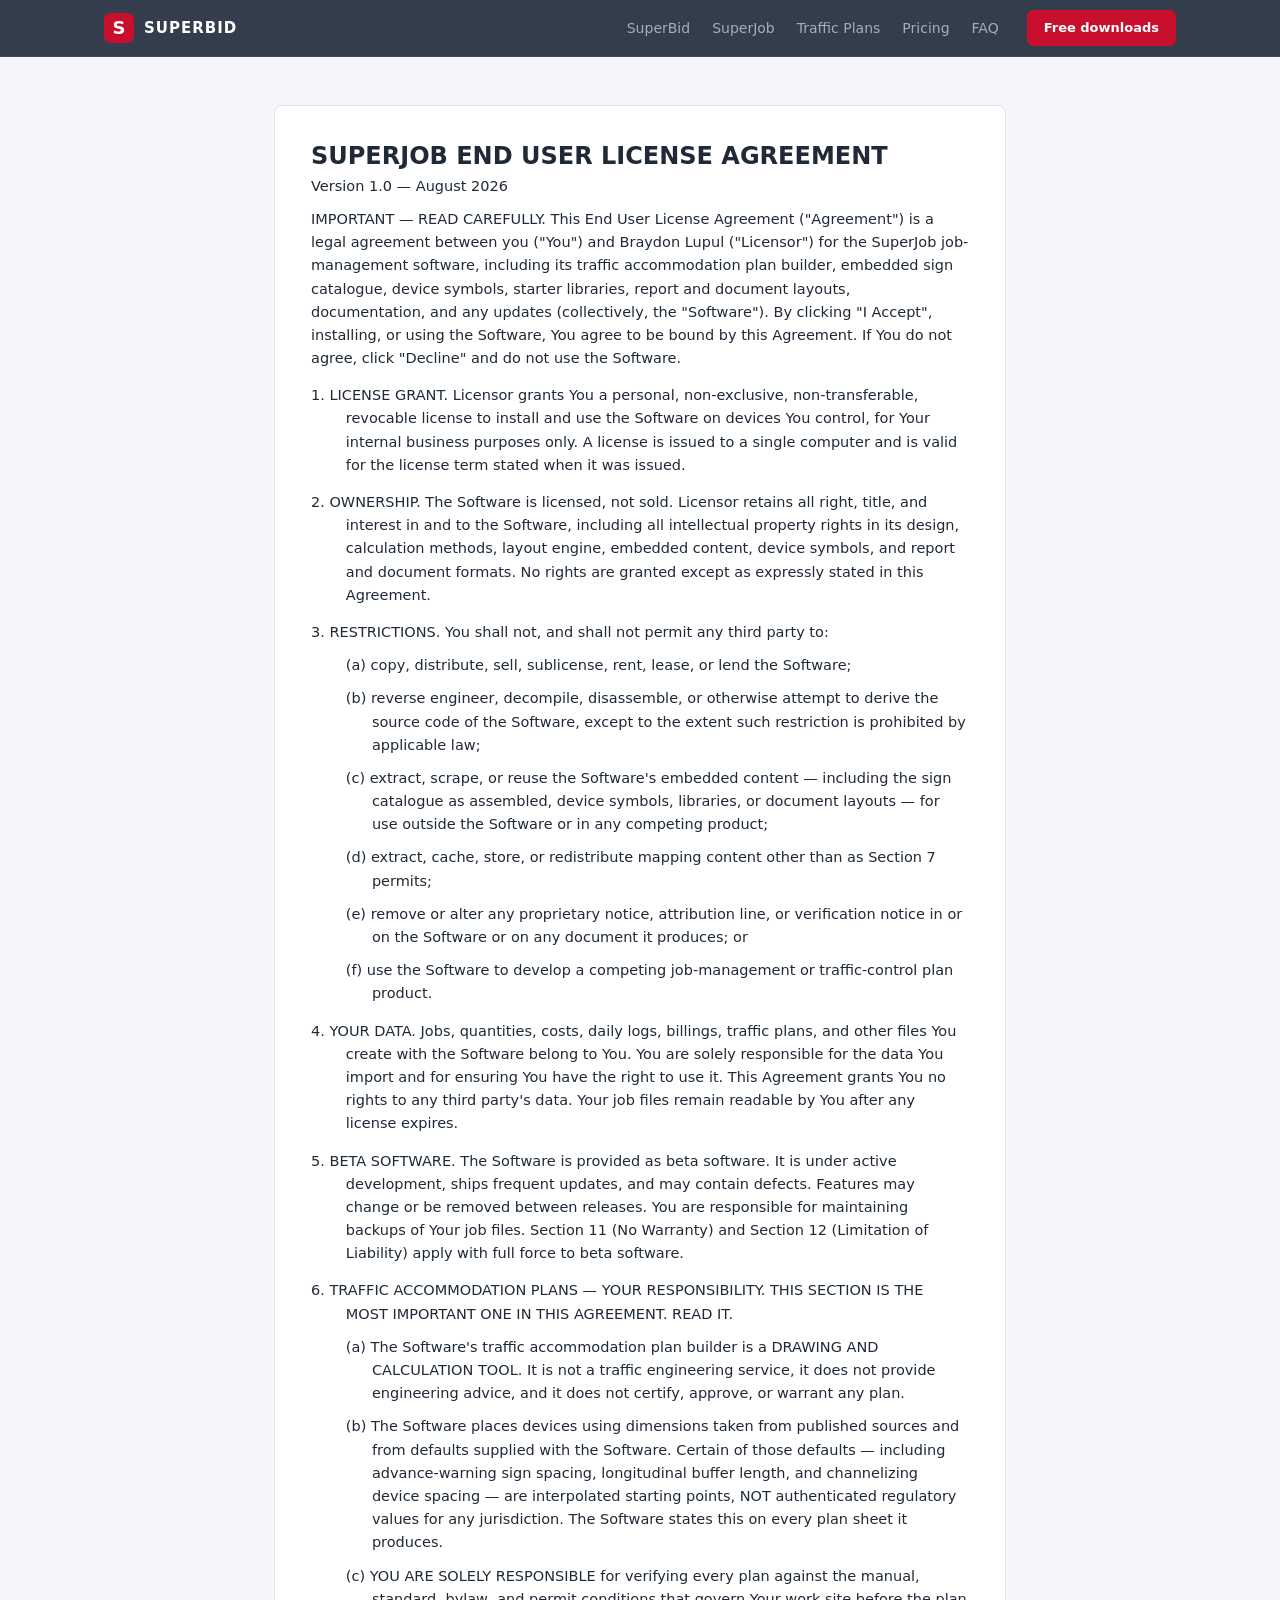
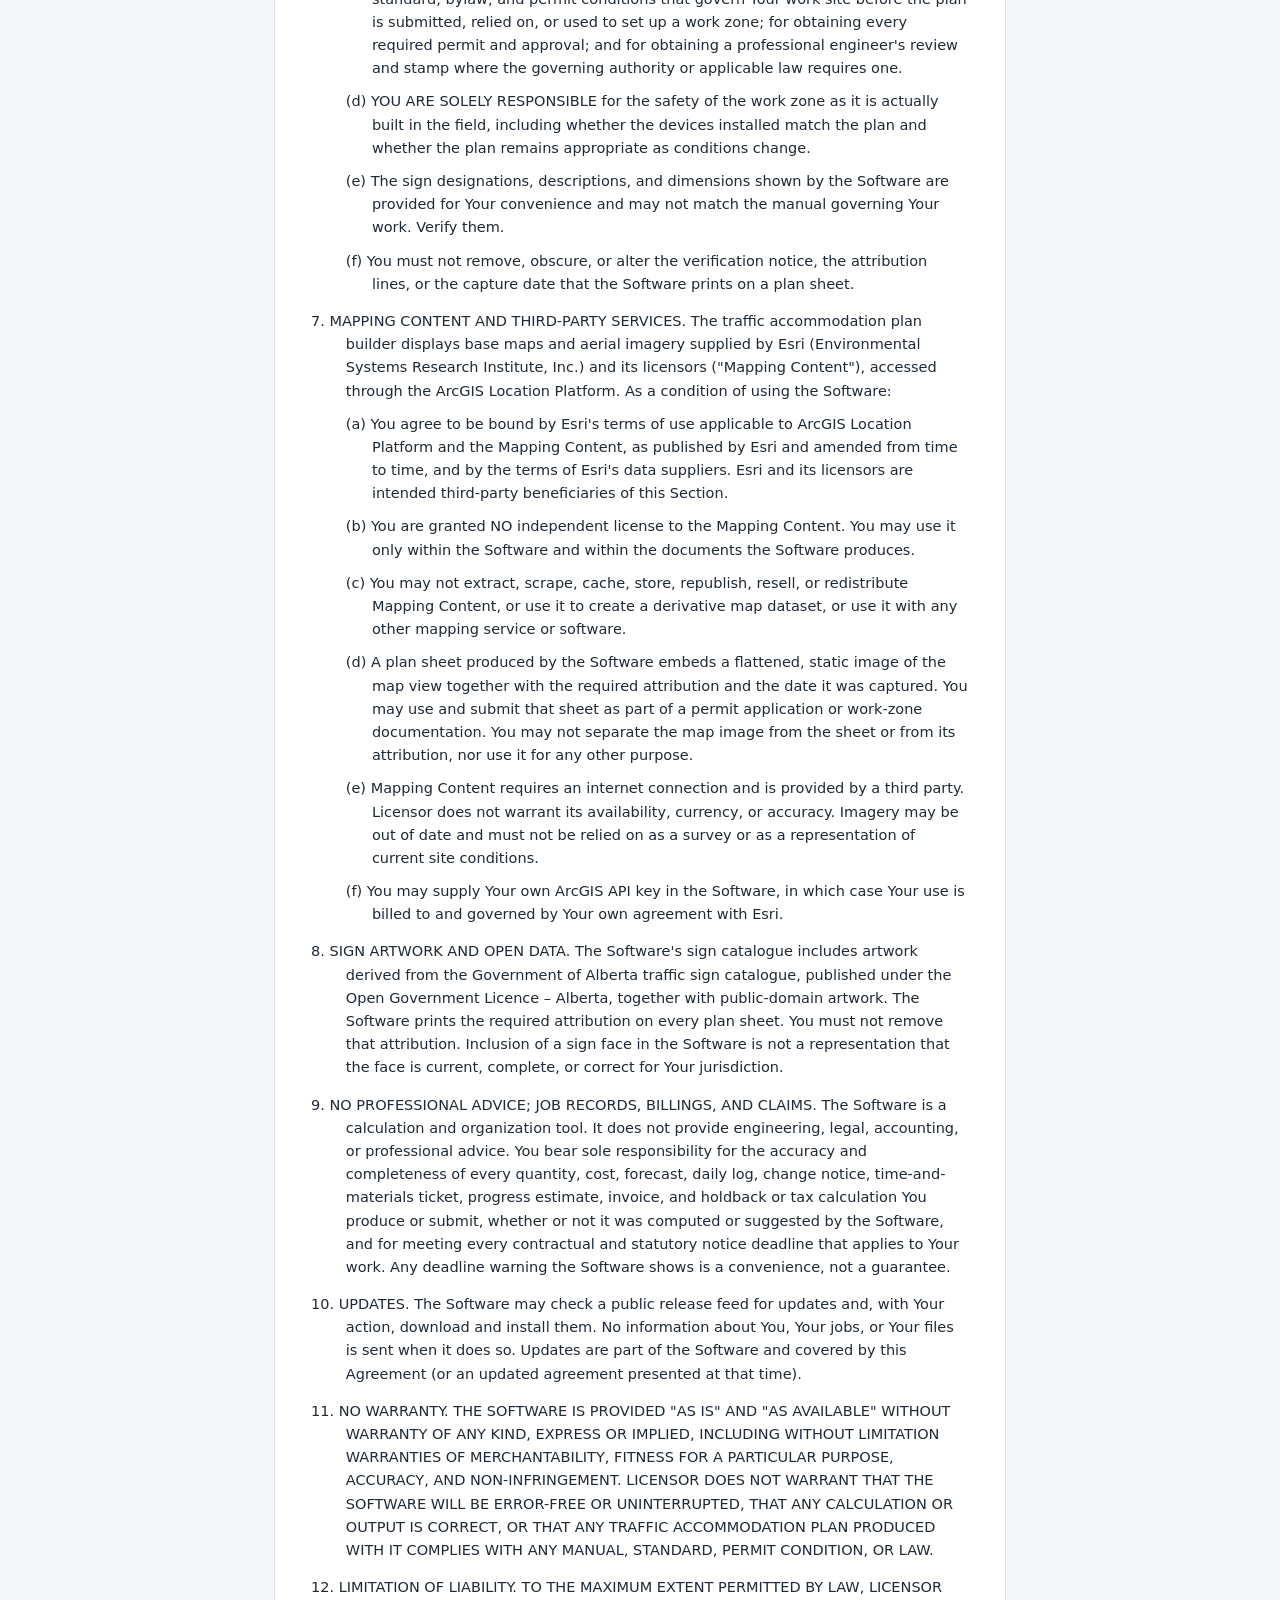
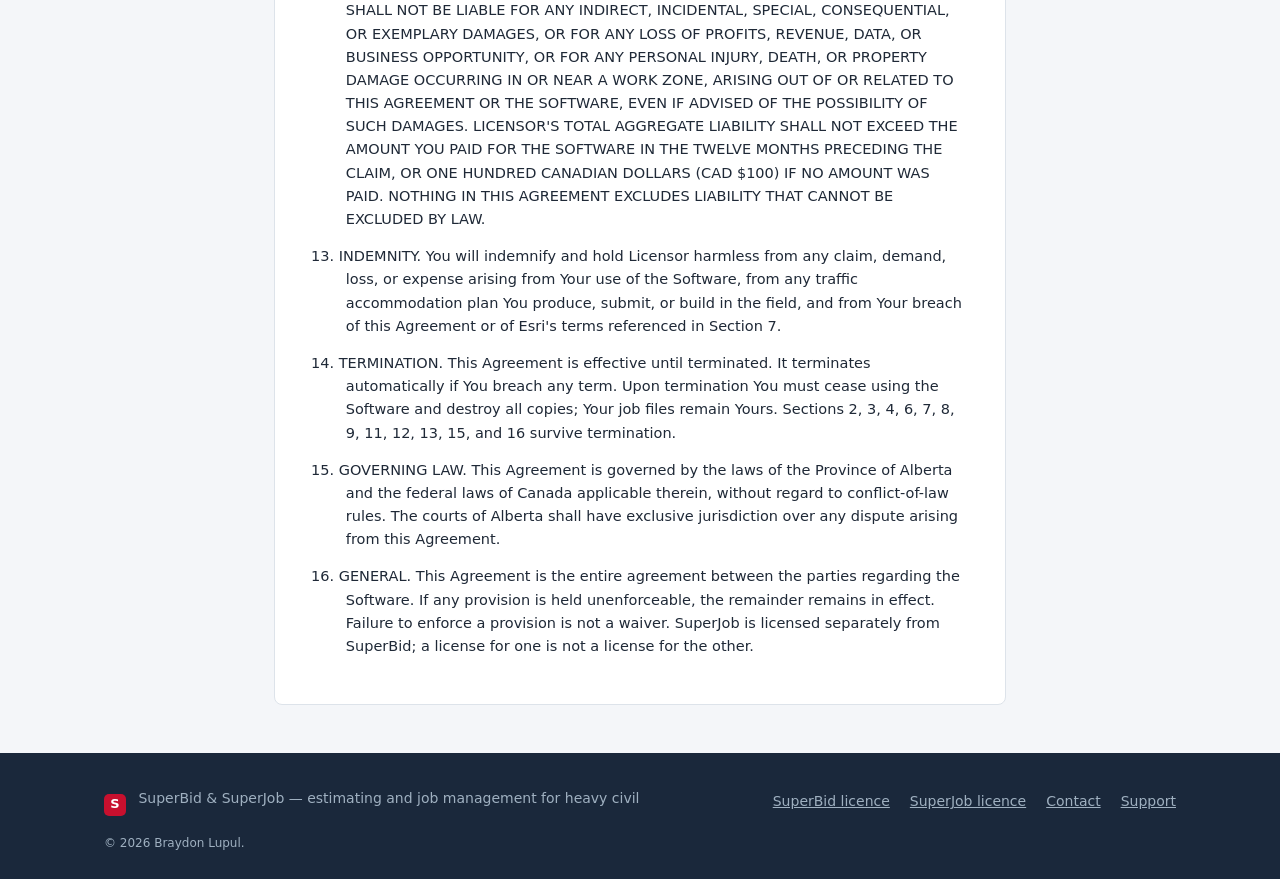
<file: superjob-eula.html>
<!DOCTYPE html>
<html lang="en">
<head>
<meta charset="utf-8">
<meta name="viewport" content="width=device-width, initial-scale=1">
<title>SuperJob &mdash; License Agreement</title>
<meta name="description" content="SuperJob end user license agreement.">
<meta name="robots" content="index, follow">
<link rel="icon" href="assets/favicon.ico">
<link rel="stylesheet" href="styles.css?v=3">
</head>
<body>
<!-- GENERATED by tools\WebsiteEula\build-eula-page.ps1 from the app's EULA.txt.
     Do not hand-edit: edit the source text and re-run, or the page and the
     agreement the app makes users accept will drift apart. -->

<header class="topbar">
  <div class="container topbar-inner">
    <a class="brand" href="index.html" aria-label="SuperBid home">
      <span class="brand-mark" aria-hidden="true">S</span>
      <span class="brand-name">SUPERBID</span>
    </a>
    <nav class="topnav" aria-label="Main">
      <a href="index.html#features">SuperBid</a>
      <a href="index.html#superjob">SuperJob</a>
      <a href="index.html#traffic">Traffic Plans</a>
      <a href="index.html#pricing">Pricing</a>
      <a href="index.html#faq">FAQ</a>
    </nav>
    <a class="btn btn-red btn-small" href="index.html#pricing">Free downloads</a>
  </div>
</header>

<main class="container container-narrow">
  <article class="legal">
    <h1>SUPERJOB END USER LICENSE AGREEMENT</h1>
    <p class="legal-version">Version 1.0 — August 2026</p>
      <p>IMPORTANT — READ CAREFULLY. This End User License Agreement ("Agreement") is a legal agreement between you ("You") and Braydon Lupul ("Licensor") for the SuperJob job-management software, including its traffic accommodation plan builder, embedded sign catalogue, device symbols, starter libraries, report and document layouts, documentation, and any updates (collectively, the "Software"). By clicking "I Accept", installing, or using the Software, You agree to be bound by this Agreement. If You do not agree, click "Decline" and do not use the Software.</p>
      <p class="legal-clause">1. LICENSE GRANT. Licensor grants You a personal, non-exclusive, non-transferable, revocable license to install and use the Software on devices You control, for Your internal business purposes only. A license is issued to a single computer and is valid for the license term stated when it was issued.</p>
      <p class="legal-clause">2. OWNERSHIP. The Software is licensed, not sold. Licensor retains all right, title, and interest in and to the Software, including all intellectual property rights in its design, calculation methods, layout engine, embedded content, device symbols, and report and document formats. No rights are granted except as expressly stated in this Agreement.</p>
      <p class="legal-clause">3. RESTRICTIONS. You shall not, and shall not permit any third party to:</p>
      <p class="legal-sub">(a) copy, distribute, sell, sublicense, rent, lease, or lend the Software;</p>
      <p class="legal-sub">(b) reverse engineer, decompile, disassemble, or otherwise attempt to derive the source code of the Software, except to the extent such restriction is prohibited by applicable law;</p>
      <p class="legal-sub">(c) extract, scrape, or reuse the Software's embedded content — including the sign catalogue as assembled, device symbols, libraries, or document layouts — for use outside the Software or in any competing product;</p>
      <p class="legal-sub">(d) extract, cache, store, or redistribute mapping content other than as Section 7 permits;</p>
      <p class="legal-sub">(e) remove or alter any proprietary notice, attribution line, or verification notice in or on the Software or on any document it produces; or</p>
      <p class="legal-sub">(f) use the Software to develop a competing job-management or traffic-control plan product.</p>
      <p class="legal-clause">4. YOUR DATA. Jobs, quantities, costs, daily logs, billings, traffic plans, and other files You create with the Software belong to You. You are solely responsible for the data You import and for ensuring You have the right to use it. This Agreement grants You no rights to any third party's data. Your job files remain readable by You after any license expires.</p>
      <p class="legal-clause">5. BETA SOFTWARE. The Software is provided as beta software. It is under active development, ships frequent updates, and may contain defects. Features may change or be removed between releases. You are responsible for maintaining backups of Your job files. Section 11 (No Warranty) and Section 12 (Limitation of Liability) apply with full force to beta software.</p>
      <p class="legal-clause">6. TRAFFIC ACCOMMODATION PLANS — YOUR RESPONSIBILITY. THIS SECTION IS THE MOST IMPORTANT ONE IN THIS AGREEMENT. READ IT.</p>
      <p class="legal-sub">(a) The Software's traffic accommodation plan builder is a DRAWING AND CALCULATION TOOL. It is not a traffic engineering service, it does not provide engineering advice, and it does not certify, approve, or warrant any plan.</p>
      <p class="legal-sub">(b) The Software places devices using dimensions taken from published sources and from defaults supplied with the Software. Certain of those defaults — including advance-warning sign spacing, longitudinal buffer length, and channelizing device spacing — are interpolated starting points, NOT authenticated regulatory values for any jurisdiction. The Software states this on every plan sheet it produces.</p>
      <p class="legal-sub">(c) YOU ARE SOLELY RESPONSIBLE for verifying every plan against the manual, standard, bylaw, and permit conditions that govern Your work site before the plan is submitted, relied on, or used to set up a work zone; for obtaining every required permit and approval; and for obtaining a professional engineer's review and stamp where the governing authority or applicable law requires one.</p>
      <p class="legal-sub">(d) YOU ARE SOLELY RESPONSIBLE for the safety of the work zone as it is actually built in the field, including whether the devices installed match the plan and whether the plan remains appropriate as conditions change.</p>
      <p class="legal-sub">(e) The sign designations, descriptions, and dimensions shown by the Software are provided for Your convenience and may not match the manual governing Your work. Verify them.</p>
      <p class="legal-sub">(f) You must not remove, obscure, or alter the verification notice, the attribution lines, or the capture date that the Software prints on a plan sheet.</p>
      <p class="legal-clause">7. MAPPING CONTENT AND THIRD-PARTY SERVICES. The traffic accommodation plan builder displays base maps and aerial imagery supplied by Esri (Environmental Systems Research Institute, Inc.) and its licensors ("Mapping Content"), accessed through the ArcGIS Location Platform. As a condition of using the Software:</p>
      <p class="legal-sub">(a) You agree to be bound by Esri's terms of use applicable to ArcGIS Location Platform and the Mapping Content, as published by Esri and amended from time to time, and by the terms of Esri's data suppliers. Esri and its licensors are intended third-party beneficiaries of this Section.</p>
      <p class="legal-sub">(b) You are granted NO independent license to the Mapping Content. You may use it only within the Software and within the documents the Software produces.</p>
      <p class="legal-sub">(c) You may not extract, scrape, cache, store, republish, resell, or redistribute Mapping Content, or use it to create a derivative map dataset, or use it with any other mapping service or software.</p>
      <p class="legal-sub">(d) A plan sheet produced by the Software embeds a flattened, static image of the map view together with the required attribution and the date it was captured. You may use and submit that sheet as part of a permit application or work-zone documentation. You may not separate the map image from the sheet or from its attribution, nor use it for any other purpose.</p>
      <p class="legal-sub">(e) Mapping Content requires an internet connection and is provided by a third party. Licensor does not warrant its availability, currency, or accuracy. Imagery may be out of date and must not be relied on as a survey or as a representation of current site conditions.</p>
      <p class="legal-sub">(f) You may supply Your own ArcGIS API key in the Software, in which case Your use is billed to and governed by Your own agreement with Esri.</p>
      <p class="legal-clause">8. SIGN ARTWORK AND OPEN DATA. The Software's sign catalogue includes artwork derived from the Government of Alberta traffic sign catalogue, published under the Open Government Licence – Alberta, together with public-domain artwork. The Software prints the required attribution on every plan sheet. You must not remove that attribution. Inclusion of a sign face in the Software is not a representation that the face is current, complete, or correct for Your jurisdiction.</p>
      <p class="legal-clause">9. NO PROFESSIONAL ADVICE; JOB RECORDS, BILLINGS, AND CLAIMS. The Software is a calculation and organization tool. It does not provide engineering, legal, accounting, or professional advice. You bear sole responsibility for the accuracy and completeness of every quantity, cost, forecast, daily log, change notice, time-and-materials ticket, progress estimate, invoice, and holdback or tax calculation You produce or submit, whether or not it was computed or suggested by the Software, and for meeting every contractual and statutory notice deadline that applies to Your work. Any deadline warning the Software shows is a convenience, not a guarantee.</p>
      <p class="legal-clause">10. UPDATES. The Software may check a public release feed for updates and, with Your action, download and install them. No information about You, Your jobs, or Your files is sent when it does so. Updates are part of the Software and covered by this Agreement (or an updated agreement presented at that time).</p>
      <p class="legal-clause">11. NO WARRANTY. THE SOFTWARE IS PROVIDED "AS IS" AND "AS AVAILABLE" WITHOUT WARRANTY OF ANY KIND, EXPRESS OR IMPLIED, INCLUDING WITHOUT LIMITATION WARRANTIES OF MERCHANTABILITY, FITNESS FOR A PARTICULAR PURPOSE, ACCURACY, AND NON-INFRINGEMENT. LICENSOR DOES NOT WARRANT THAT THE SOFTWARE WILL BE ERROR-FREE OR UNINTERRUPTED, THAT ANY CALCULATION OR OUTPUT IS CORRECT, OR THAT ANY TRAFFIC ACCOMMODATION PLAN PRODUCED WITH IT COMPLIES WITH ANY MANUAL, STANDARD, PERMIT CONDITION, OR LAW.</p>
      <p class="legal-clause">12. LIMITATION OF LIABILITY. TO THE MAXIMUM EXTENT PERMITTED BY LAW, LICENSOR SHALL NOT BE LIABLE FOR ANY INDIRECT, INCIDENTAL, SPECIAL, CONSEQUENTIAL, OR EXEMPLARY DAMAGES, OR FOR ANY LOSS OF PROFITS, REVENUE, DATA, OR BUSINESS OPPORTUNITY, OR FOR ANY PERSONAL INJURY, DEATH, OR PROPERTY DAMAGE OCCURRING IN OR NEAR A WORK ZONE, ARISING OUT OF OR RELATED TO THIS AGREEMENT OR THE SOFTWARE, EVEN IF ADVISED OF THE POSSIBILITY OF SUCH DAMAGES. LICENSOR'S TOTAL AGGREGATE LIABILITY SHALL NOT EXCEED THE AMOUNT YOU PAID FOR THE SOFTWARE IN THE TWELVE MONTHS PRECEDING THE CLAIM, OR ONE HUNDRED CANADIAN DOLLARS (CAD $100) IF NO AMOUNT WAS PAID. NOTHING IN THIS AGREEMENT EXCLUDES LIABILITY THAT CANNOT BE EXCLUDED BY LAW.</p>
      <p class="legal-clause">13. INDEMNITY. You will indemnify and hold Licensor harmless from any claim, demand, loss, or expense arising from Your use of the Software, from any traffic accommodation plan You produce, submit, or build in the field, and from Your breach of this Agreement or of Esri's terms referenced in Section 7.</p>
      <p class="legal-clause">14. TERMINATION. This Agreement is effective until terminated. It terminates automatically if You breach any term. Upon termination You must cease using the Software and destroy all copies; Your job files remain Yours. Sections 2, 3, 4, 6, 7, 8, 9, 11, 12, 13, 15, and 16 survive termination.</p>
      <p class="legal-clause">15. GOVERNING LAW. This Agreement is governed by the laws of the Province of Alberta and the federal laws of Canada applicable therein, without regard to conflict-of-law rules. The courts of Alberta shall have exclusive jurisdiction over any dispute arising from this Agreement.</p>
      <p class="legal-clause">16. GENERAL. This Agreement is the entire agreement between the parties regarding the Software. If any provision is held unenforceable, the remainder remains in effect. Failure to enforce a provision is not a waiver. SuperJob is licensed separately from SuperBid; a license for one is not a license for the other.</p>
  </article>
</main>

<footer class="footer">
  <div class="container footer-inner">
    <div>
      <span class="brand-mark brand-mark-small" aria-hidden="true">S</span>
      <span>SuperBid &amp; SuperJob &mdash; estimating and job management for heavy civil</span>
    </div>
    <nav aria-label="Footer">
      <a href="eula.html">SuperBid licence</a>
      <a href="superjob-eula.html">SuperJob licence</a>
      <a href="mailto:info@superbid.ca">Contact</a>
      <a href="mailto:support@superbid.ca">Support</a>
    </nav>
  </div>
  <div class="container footer-fine">
    <p>&copy; 2026 Braydon Lupul.</p>
  </div>
</footer>

<script src="site.js?v=3"></script>
</body>
</html>
</file>
<file: styles.css>
/* SuperBid marketing site — brand tokens lifted from the app's Theme.xaml:
   slate 950 #1A283B / 900 #283444 / 800 #333D4C, accent #C8102E (hover #A50D26),
   page bg #F4F6F9, text #1F2937 / secondary #5A6572. No external fonts or JS libs. */

* { margin: 0; padding: 0; box-sizing: border-box; }

:root {
  --slate-950: #1A283B;
  --slate-900: #283444;
  --slate-800: #333D4C;
  --red: #C8102E;
  --red-hover: #A50D26;
  --page: #F4F6F9;
  --card: #FFFFFF;
  --border: #DDE3EA;
  --text: #1F2937;
  --text-2: #5A6572;
  --text-on-dark: #FFFFFF;
  --text-dim-on-dark: #9FB0C0;
  --radius: 8px;
  --shadow: 0 10px 30px rgba(26, 40, 59, 0.18);
}

@media (prefers-reduced-motion: no-preference) {
  html { scroll-behavior: smooth; }
}

body {
  font-family: "Segoe UI", system-ui, -apple-system, sans-serif;
  color: var(--text);
  background: var(--page);
  line-height: 1.6;
  font-size: 16px;
}

img { max-width: 100%; height: auto; display: block; }

.container { max-width: 1120px; margin: 0 auto; padding: 0 24px; }
.container-narrow { max-width: 780px; }

h1, h2, h3, h4 { line-height: 1.2; }
h2 { font-size: 32px; margin-bottom: 8px; }
.section-sub { color: var(--text-2); max-width: 640px; margin-bottom: 40px; }

/* ---- top bar ---- */
.topbar {
  position: sticky; top: 0; z-index: 50;
  background: var(--slate-800);
  border-bottom: 1px solid rgba(255,255,255,0.08);
}
.topbar-inner { display: flex; align-items: center; gap: 28px; height: 56px; }
.brand { display: flex; align-items: center; gap: 10px; text-decoration: none; }
.brand-mark {
  display: inline-flex; align-items: center; justify-content: center;
  width: 30px; height: 30px; border-radius: 7px;
  background: var(--red); color: #fff; font-weight: 800; font-size: 18px;
}
.brand-mark-small { width: 22px; height: 22px; font-size: 13px; border-radius: 5px; margin-right: 8px; vertical-align: -5px; }
.brand-name { color: #fff; font-weight: 700; letter-spacing: 1px; font-size: 15px; }
.topnav { display: flex; gap: 22px; margin-left: auto; }
.topnav a { color: var(--text-dim-on-dark); text-decoration: none; font-size: 14px; }
.topnav a:hover { color: #fff; }

/* ---- buttons ---- */
.btn {
  display: inline-block; text-decoration: none; text-align: center;
  border-radius: 6px; font-weight: 600; border: 1px solid transparent;
  transition: background 0.15s, border-color 0.15s;
}
.btn-red { background: var(--red); color: #fff; border-color: var(--red); }
.btn-red:hover { background: var(--red-hover); border-color: var(--red-hover); }
.btn-outline { color: var(--text); border-color: #C9D2DC; background: var(--card); }
.btn-outline:hover { border-color: var(--slate-800); }
.btn-small { padding: 7px 16px; font-size: 13px; }
.btn-big { padding: 14px 28px; font-size: 17px; }

/* ---- hero ---- */
.hero {
  background: linear-gradient(160deg, var(--slate-950) 0%, var(--slate-800) 100%);
  color: var(--text-on-dark);
  padding: 72px 0 88px;
}
.hero-inner { display: grid; grid-template-columns: 5fr 6fr; gap: 48px; align-items: center; }
.hero h1 { font-size: clamp(30px, 3.6vw, 40px); margin-bottom: 18px; max-width: 20ch; }
.hero-sub { color: var(--text-dim-on-dark); font-size: 17px; margin-bottom: 28px; }
.hero-actions { display: flex; align-items: flex-start; gap: 16px; flex-wrap: wrap; margin-bottom: 10px; }
/* one column per product: button with its own version line underneath, so two
   downloads read as two products rather than a primary and an afterthought */
/* flex:1 with a floor, not natural width: at the hero column's 465 px the two
   btn-big labels came to 473 px and wrapped to separate rows. Equal halves also
   read as two products of equal standing rather than a primary and a runner-up. */
.hero-dl { display: flex; flex-direction: column; gap: 6px; flex: 1 1 190px; }
.hero-dl .btn { white-space: nowrap; width: 100%; padding-left: 12px; padding-right: 12px; }
.hero-version { color: var(--text-dim-on-dark); font-size: 13px; }
.hero-note { color: var(--text-dim-on-dark); font-size: 13.5px; margin-bottom: 18px; }
.hero-note a { color: #fff; }
.trust-strip { list-style: none; display: flex; gap: 20px; flex-wrap: wrap; }
.trust-strip li { color: var(--text-dim-on-dark); font-size: 13px; }
.trust-strip li::before { content: "✓ "; color: #6FCF8B; }
.hero-shot img {
  border-radius: var(--radius);
  border: 1px solid rgba(255,255,255,0.12);
  box-shadow: var(--shadow);
}

/* ---- sections ---- */
.section { padding: 80px 0; }
.section-alt { background: #ECF0F5; }
.section-dark { background: var(--slate-900); color: var(--text-on-dark); }
.section-dark .section-sub { color: var(--text-dim-on-dark); }

/* ---- feature rows ---- */
.feature-row {
  display: grid; grid-template-columns: 7fr 5fr; gap: 44px;
  align-items: center; margin-bottom: 64px;
}
.feature-row.reverse { grid-template-columns: 5fr 7fr; }
.feature-row.reverse figure { order: 2; }
.feature-row figure img {
  border-radius: var(--radius);
  border: 1px solid var(--border);
  box-shadow: 0 6px 24px rgba(26, 40, 59, 0.10);
}
.feature-copy h3 { font-size: 22px; margin-bottom: 10px; }
.feature-copy p { color: var(--text-2); }

/* ---- capability grid ---- */
.capability-grid {
  display: grid; grid-template-columns: repeat(3, 1fr); gap: 18px; margin-top: 8px;
}
.cap {
  background: var(--card); border: 1px solid var(--border);
  border-radius: var(--radius); padding: 20px;
}
.cap h4 { margin-bottom: 6px; font-size: 15px; }
.cap p { color: var(--text-2); font-size: 13.5px; }

/* ---- AI ---- */
.ai-grid { display: grid; grid-template-columns: repeat(3, 1fr); gap: 22px; }
.ai-card { background: var(--slate-800); border-radius: var(--radius); overflow: hidden;
  border: 1px solid rgba(255,255,255,0.10); }
.ai-card img { border-bottom: 1px solid rgba(255,255,255,0.10); }
.ai-card figcaption { padding: 18px 20px 22px; }
.ai-card h3 { font-size: 18px; margin-bottom: 8px; }
.ai-card p { color: var(--text-dim-on-dark); font-size: 13.5px; }
.ai-note { margin-top: 26px; color: var(--text-dim-on-dark); font-size: 13.5px; max-width: 720px; }

/* ---- pricing ---- */
.pricing-grid { display: grid; grid-template-columns: 1fr 1fr; gap: 22px; max-width: 820px; }
.pricing-grid-3 { grid-template-columns: repeat(3, 1fr); max-width: none; }
.price-card {
  background: var(--card); border: 1px solid var(--border);
  border-radius: var(--radius); padding: 28px;
  display: flex; flex-direction: column;
}
.price-card-main { border-color: var(--red); border-width: 2px; }
/* after .price-card, not beside .pricing-grid-3 — same specificity, so the
   base card's shorthand `border` would otherwise win on source order */
.price-card-beta { border-color: #E86A00; }
.price-card h3 { font-size: 18px; }
.price-line { font-size: 26px; font-weight: 700; margin: 6px 0 14px; }
.price-per { font-size: 14px; font-weight: 600; color: var(--text-2); }
.price-card ul { list-style: none; margin-bottom: 22px; flex: 1; }
.price-card li { padding-left: 22px; position: relative; margin-bottom: 9px; color: var(--text-2); font-size: 14px; }
.price-card li::before { content: "✓"; position: absolute; left: 0; color: var(--red); font-weight: 700; }
.price-card .btn { padding: 11px 18px; font-size: 14.5px; }
/* both products offered from the one card that says they're free */
.price-card-actions { display: grid; grid-template-columns: 1fr 1fr; gap: 10px; }
.price-note { font-size: 12.5px; color: var(--text-2); margin-top: 12px; }
.buy-steps { margin-top: 36px; padding-left: 20px; max-width: 640px; }
.buy-steps li { margin-bottom: 8px; color: var(--text-2); }
.buy-steps strong { color: var(--text); }

/* ---- beta strip (under the top bar, above the hero) ---- */
.beta-strip { background: #FFF4E5; border-bottom: 1px solid #F0DCC0; }
.beta-strip-inner { display: flex; align-items: baseline; gap: 12px; padding-top: 11px; padding-bottom: 11px; }
.beta-strip p { font-size: 13.5px; color: #6B4A16; }
.beta-strip a { color: #8A4B0F; }
.beta-pill {
  flex: none; background: #E86A00; color: #fff;
  font-size: 10.5px; font-weight: 700; letter-spacing: 1.4px; text-transform: uppercase;
  padding: 3px 10px; border-radius: 999px;
}

/* ---- section eyebrow + beta tag ---- */
.eyebrow {
  display: block; font-size: 12px; font-weight: 700; letter-spacing: 1.6px;
  text-transform: uppercase; color: var(--red); margin-bottom: 8px;
}
.eyebrow-light { color: #FF8FA3; }
.tag-beta {
  display: inline-block; vertical-align: 2px; background: #E86A00; color: #fff;
  font-size: 10px; font-weight: 700; letter-spacing: 1.2px; text-transform: uppercase;
  padding: 2px 8px; border-radius: 999px; margin-left: 6px;
}

/* ---- ghost button (on the dark hero) ---- */
.btn-ghost { color: #fff; border-color: rgba(255,255,255,0.45); background: transparent; }
.btn-ghost:hover { border-color: #fff; background: rgba(255,255,255,0.08); }

/* ---- SuperJob ---- */
.sj-grid { display: grid; grid-template-columns: repeat(3, 1fr); gap: 18px; }
.sj-card {
  background: var(--slate-800); border: 1px solid rgba(255,255,255,0.10);
  border-radius: var(--radius); padding: 20px 22px;
}
.sj-card h3 { font-size: 16px; margin-bottom: 7px; }
.sj-card p { color: var(--text-dim-on-dark); font-size: 13.5px; }
/* a download where someone reading about SuperJob actually is, rather than only
   at the bottom of the traffic section */
.sj-cta { display: flex; align-items: center; gap: 16px; flex-wrap: wrap; margin-top: 26px; }
.sj-cta .hero-version { color: var(--text-dim-on-dark); }

/* ---- traffic plans ---- */
.section-traffic { background: #E9EFF6; border-top: 3px solid var(--red); }
.tap-figure { margin: 8px 0 44px; }
.tap-figure img {
  border-radius: var(--radius); border: 1px solid #C3CFDD;
  box-shadow: 0 8px 28px rgba(26, 40, 59, 0.16); background: #1d2a3c;
}
.tap-figure figcaption, .tap-highlight figcaption {
  color: var(--text-2); font-size: 12.5px; margin-top: 10px;
}
.section-traffic .feature-row { grid-template-columns: 1fr 1fr; gap: 40px; align-items: start; }

.tap-highlight {
  display: grid; grid-template-columns: 5fr 6fr; gap: 32px; align-items: center;
  background: var(--card); border: 1px solid var(--border); border-radius: var(--radius);
  padding: 26px 28px; margin-bottom: 44px;
}
.tap-highlight h3 { font-size: 20px; margin-bottom: 10px; }
.tap-highlight p { color: var(--text-2); }
.tap-highlight img { border: 1px solid var(--border); border-radius: 6px; }

.honest-note {
  background: #FFF8EE; border: 1px solid #EBD7B7; border-left: 4px solid #E86A00;
  border-radius: var(--radius); padding: 22px 26px; margin-top: 26px;
}
.honest-note h4 { font-size: 15px; margin-bottom: 8px; }
.honest-note p { color: #5C4A31; font-size: 14px; }

.tap-cta {
  display: flex; align-items: center; justify-content: space-between; gap: 26px; flex-wrap: wrap;
  background: var(--slate-950); color: var(--text-on-dark);
  border-radius: var(--radius); padding: 28px 32px; margin-top: 30px;
}
.tap-cta h3 { font-size: 21px; margin-bottom: 6px; }
.tap-cta p { color: var(--text-dim-on-dark); font-size: 14px; max-width: 46ch; }
.tap-cta-actions { display: flex; flex-direction: column; align-items: flex-start; gap: 8px; }
.tap-cta-actions .hero-version { color: var(--text-dim-on-dark); }

/* ---- FAQ ---- */
#faq details {
  background: var(--card); border: 1px solid var(--border);
  border-radius: var(--radius); margin-bottom: 10px; padding: 0 20px;
}
#faq summary {
  cursor: pointer; font-weight: 600; padding: 15px 28px 15px 0; list-style: none; position: relative;
}
#faq summary::-webkit-details-marker { display: none; }
/* the "/ ''" alternative text keeps screen readers from announcing the marker */
#faq summary::after { content: "+" / ""; position: absolute; right: 2px; color: var(--text-2); font-size: 18px; }
#faq details[open] summary::after { content: "–" / ""; }
#faq details p { padding-bottom: 16px; color: var(--text-2); }

/* ---- footer ---- */
.footer { background: var(--slate-950); color: var(--text-dim-on-dark); padding: 34px 0 26px; font-size: 14px; }
.footer-inner { display: flex; align-items: center; justify-content: space-between; gap: 18px; flex-wrap: wrap; }
.footer-inner nav { display: flex; gap: 20px; }
.footer a { color: var(--text-dim-on-dark); }
.footer a:hover { color: #fff; }
/* no opacity here — #9FB0C0 on #1A283B passes AA; dimming it below 4.5:1 doesn't */
.footer-fine { margin-top: 18px; font-size: 12px; }

/* ---- EULA page ---- */
.legal { background: var(--card); border: 1px solid var(--border); border-radius: var(--radius);
  padding: 36px; margin: 48px auto; }
.legal h1 { font-size: 24px; margin-bottom: 4px; }
.legal-version { color: var(--text-2); font-size: 13px; margin-bottom: 22px; }
.legal h2 { font-size: 16px; margin: 24px 0 6px; }
.legal p, .legal li { font-size: 14.5px; color: var(--text); }
.legal p { margin-bottom: 10px; }
.legal ol { padding-left: 26px; margin-bottom: 10px; }
.legal li { margin-bottom: 6px; }
/* generated EULA pages (tools\WebsiteEula) — hanging indents that mirror the
   plain-text agreement's numbered clauses and (a)/(b) sub-clauses */
.legal .legal-clause { padding-left: 2.4em; text-indent: -2.4em; margin-top: 14px; }
.legal .legal-sub { padding-left: 4.2em; text-indent: -1.8em; }

/* ---- responsive ---- */
@media (max-width: 1040px) {
  .capability-grid, .sj-grid { grid-template-columns: repeat(2, 1fr); }
  .pricing-grid-3 { grid-template-columns: 1fr; max-width: 560px; }
}

@media (max-width: 920px) {
  .hero-inner, .feature-row, .feature-row.reverse,
  .section-traffic .feature-row, .tap-highlight { grid-template-columns: 1fr; }
  .feature-row.reverse figure { order: 0; }
  .capability-grid, .ai-grid, .pricing-grid, .sj-grid { grid-template-columns: 1fr; }
  .topnav { gap: 14px; }
  .topnav a { font-size: 13px; }
  .section { padding: 56px 0; }
  .tap-cta { flex-direction: column; align-items: flex-start; }
  .beta-strip-inner { flex-direction: column; gap: 6px; }
  .hero-dl { width: 100%; }
  .hero-dl .btn { width: 100%; }
  .price-card-actions { grid-template-columns: 1fr; }
}

@media (max-width: 640px) {
  .topnav { display: none; }
  /* with the nav gone, its margin-left:auto goes too — keep the button right-aligned */
  .topbar-inner .btn { margin-left: auto; }
}

/* ---- print ---- */
@media print {
  .topbar, .footer-inner nav, .btn, .hero-shot { display: none; }
  .hero, .section-dark, .footer, .tap-cta { background: #fff; color: var(--text); }
  .hero-sub, .section-dark .section-sub, .ai-note, .footer, .footer a,
  .tap-cta p { color: var(--text-2); }
  .ai-card, .sj-card { background: #fff; border: 1px solid var(--border); }
  .ai-card p, .sj-card p, .trust-strip li, .hero-version { color: var(--text-2); }
  .sj-card h3, .tap-cta h3 { color: var(--text); }
  .eyebrow-light { color: var(--red); }
}
</file>
